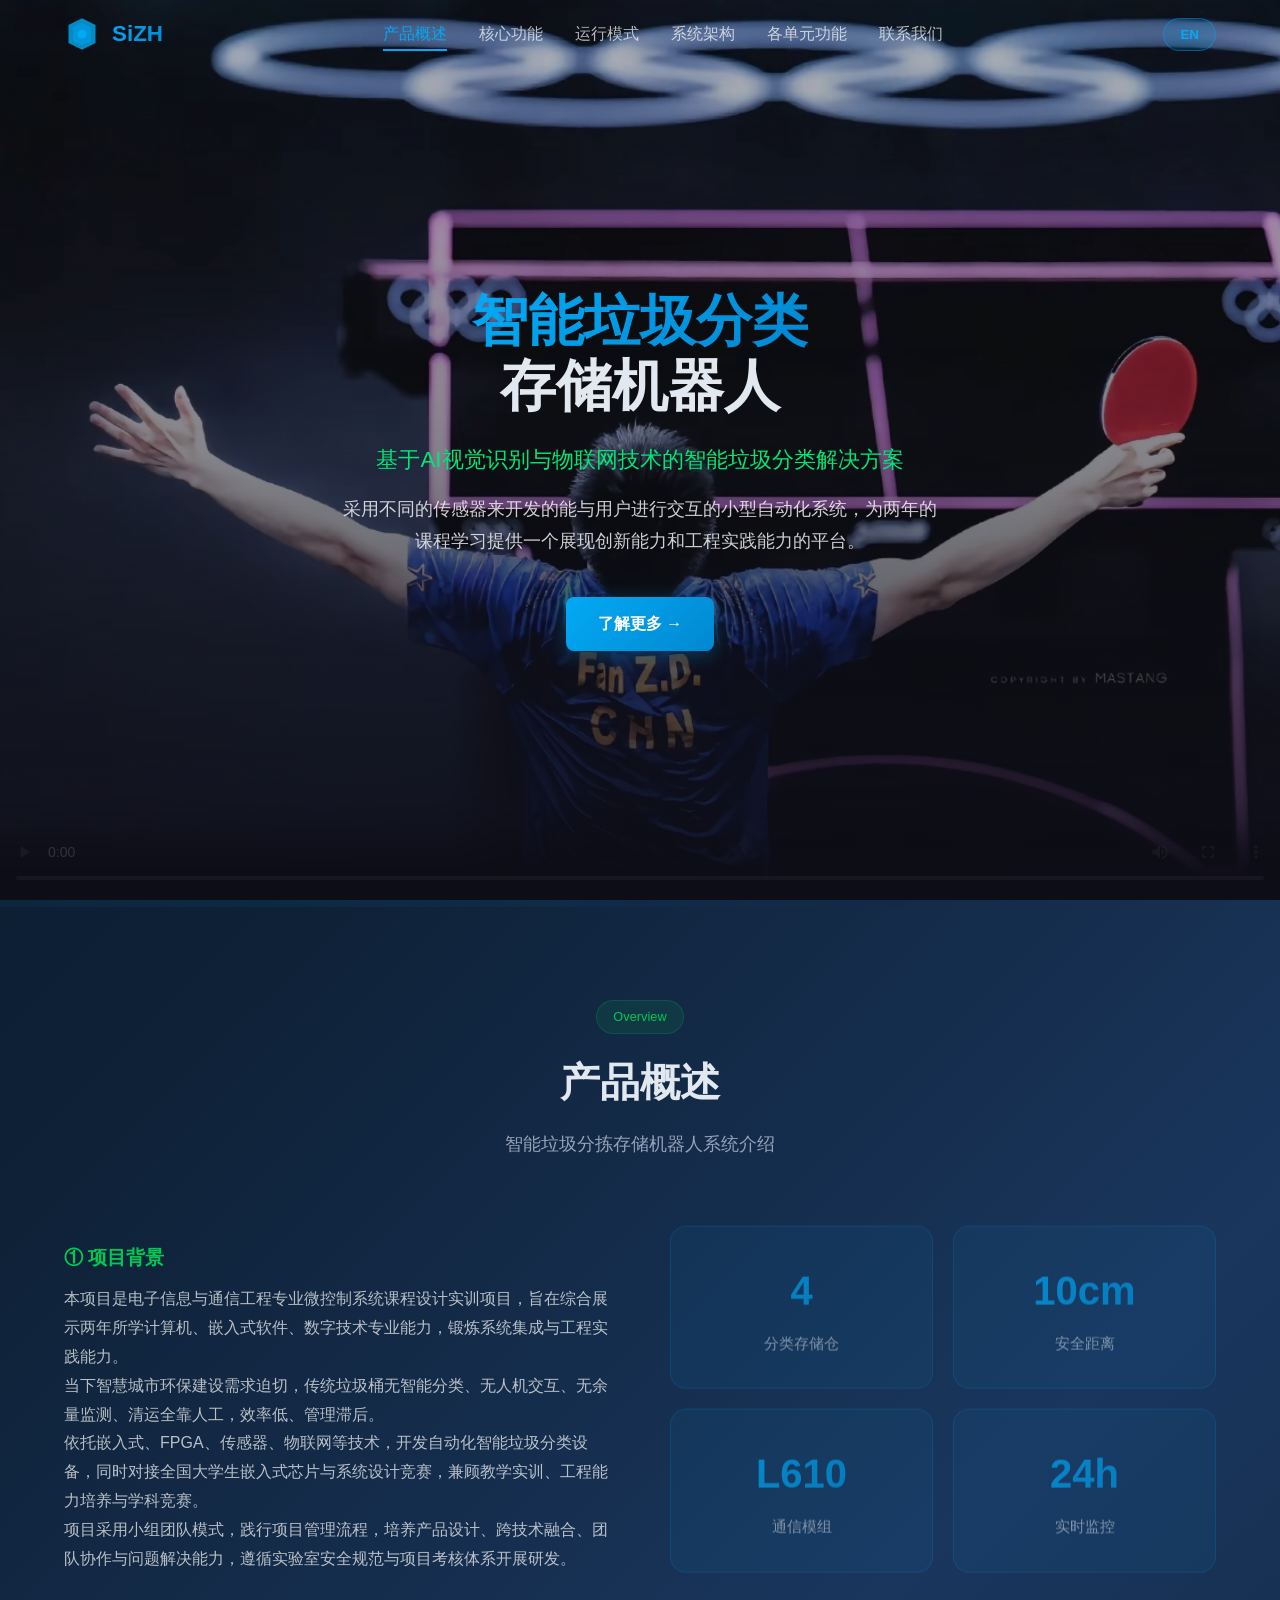
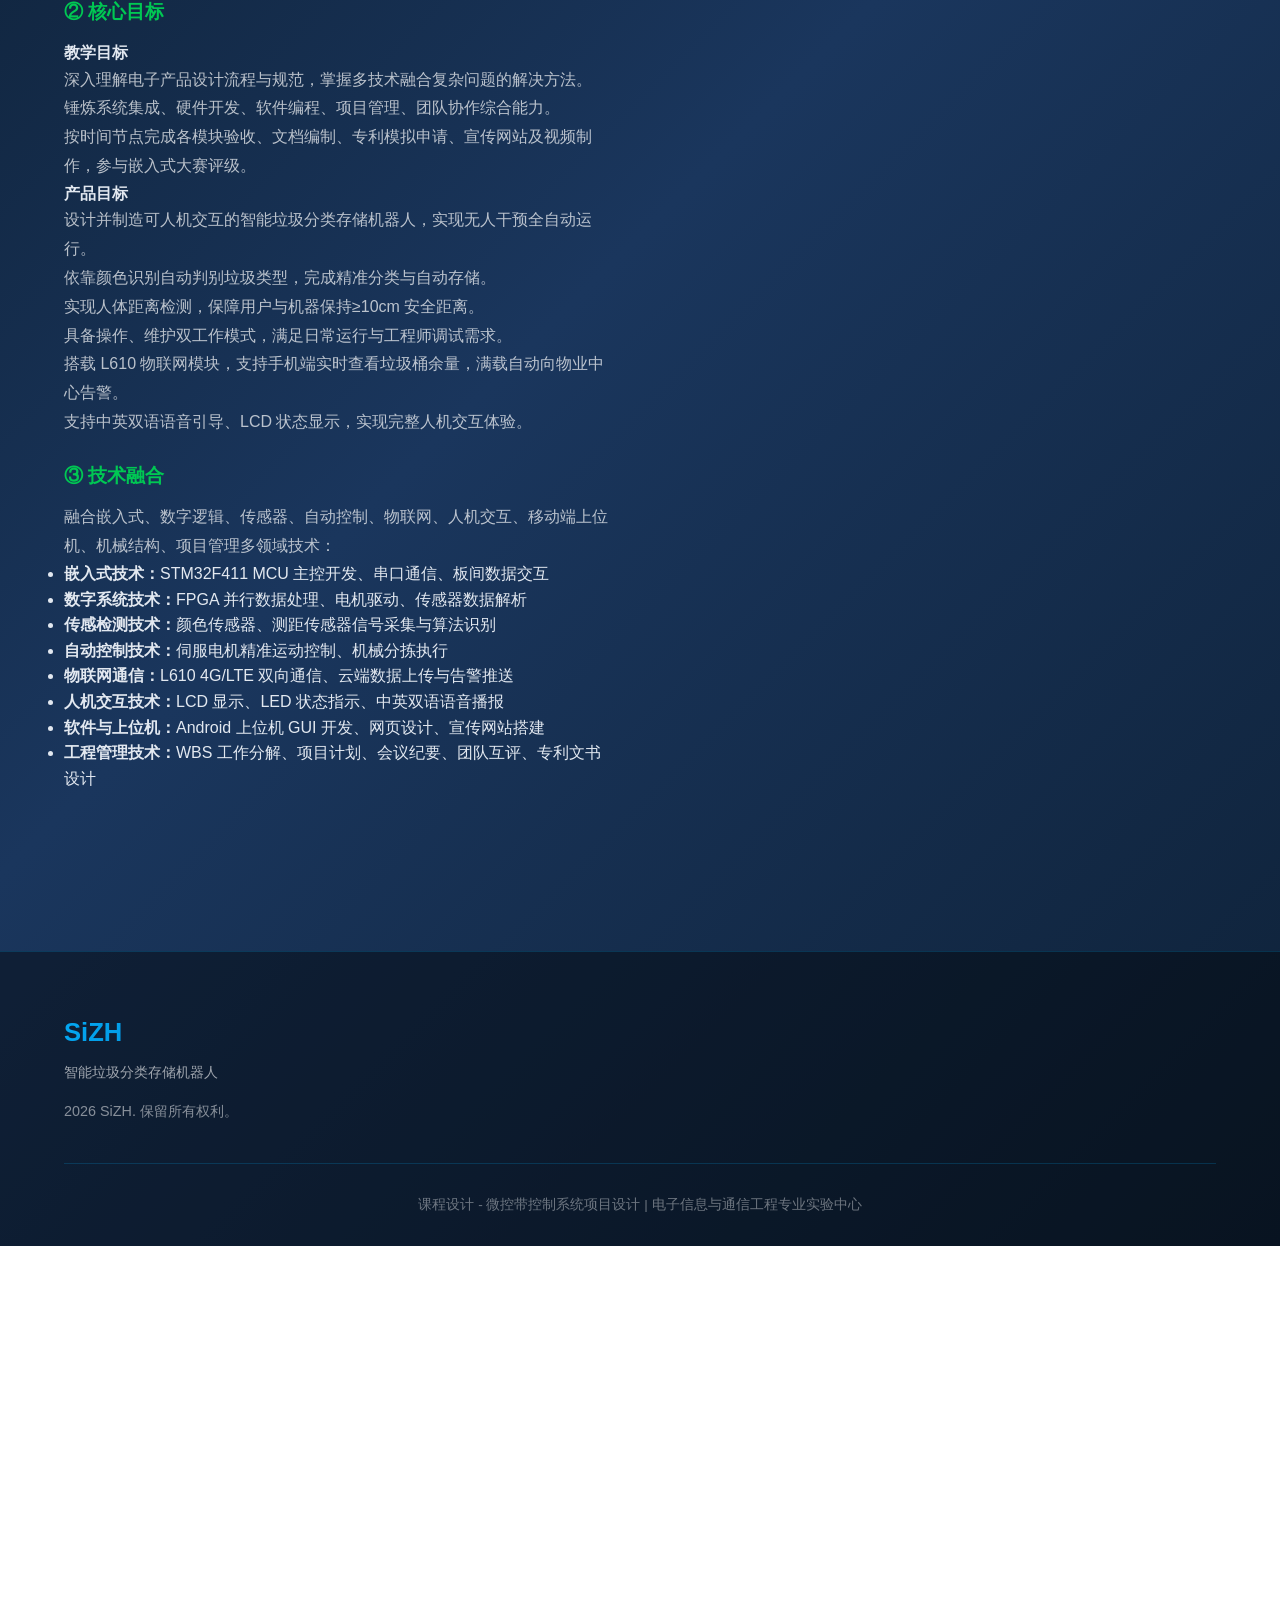
<file: index.html>
<!DOCTYPE html>
<html lang="zh">
<head>
    <meta charset="UTF-8">
    <meta name="viewport" content="width=device-width, initial-scale=1.0">
    <title>智能垃圾分类存储机器人 - SiZH</title>
    <meta http-equiv="refresh" content="0; url=overview.html">
    <style>
        body {
            margin: 0;
            padding: 0;
            display: flex;
            justify-content: center;
            align-items: center;
            min-height: 100vh;
            background: linear-gradient(135deg, #0A1929 0%, #0E2137 50%, #1A365D 100%);
            font-family: "Microsoft YaHei", sans-serif;
        }
        .loading {
            text-align: center;
            color: #e2e8f0;
        }
        .logo {
            font-size: 3rem;
            margin-bottom: 20px;
            animation: pulse 1.5s ease-in-out infinite;
        }
        .text {
            font-size: 1.2rem;
            opacity: 0.7;
        }
        @keyframes pulse {
            0%, 100% { transform: scale(1); }
            50% { transform: scale(1.1); }
        }
    </style>
</head>
<body>
    <div class="loading">
        <div class="logo">🗑️</div>
        <div class="text">正在进入智能垃圾分类存储机器人...</div>
    </div>
</body>
</html>
</file>
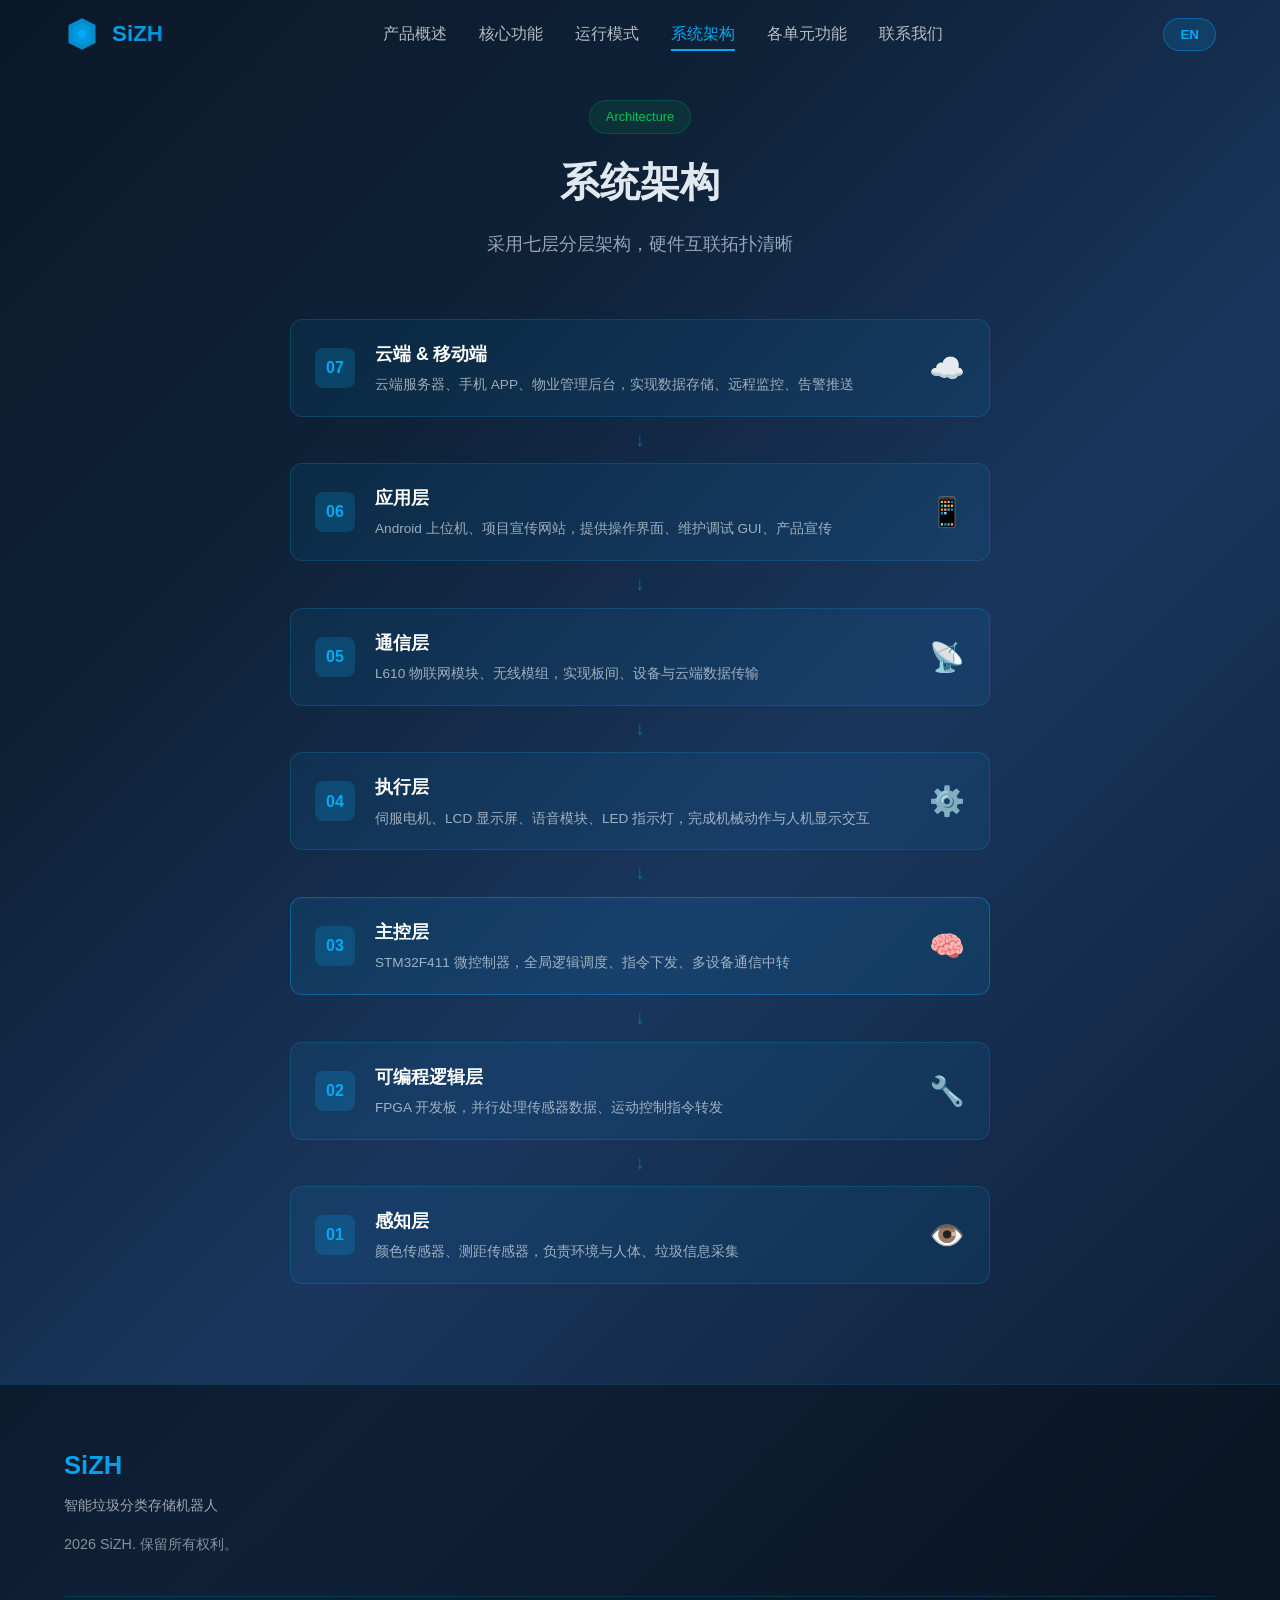
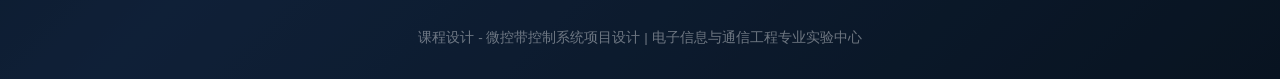
<file: architecture.html>
<!DOCTYPE html>
<html lang="zh-CN">
<head>
    <meta charset="UTF-8">
    <meta name="viewport" content="width=device-width, initial-scale=1.0">
    <title>Architecture - SiZH</title>
    <link rel="stylesheet" href="styles.css">
</head>
<body>
    <div class="wave-container">
        <div class="wave"></div>
        <div class="wave"></div>
        <div class="wave"></div>
    </div>
    <header class="header">
        <div class="header-inner container">
            <div class="logo">
                <div class="logo-icon">
                    <svg viewBox="0 0 32 32" fill="none" xmlns="http://www.w3.org/2000/svg">
                        <path d="M16 2L4 8v16l12 6 12-6V8L16 2z" fill="currentColor" opacity="0.8"/>
                        <path d="M16 6L8 10v12l8 4 8-4V10l-8-4z" fill="currentColor" opacity="0.4"/>
                        <circle cx="16" cy="16" r="4" fill="currentColor"/>
                    </svg>
                </div>
                <span class="logo-text">SiZH</span>
            </div>
            <nav class="nav-menu">
                <a href="overview.html" class="nav-link" data-page="overview">产品概述</a>
                <a href="features.html" class="nav-link" data-page="features">核心功能</a>
                <a href="modes.html" class="nav-link" data-page="modes">运行模式</a>
                <a href="architecture.html" class="nav-link active" data-page="architecture">系统架构</a>
                <a href="components.html" class="nav-link" data-page="components">各单元功能</a>
                    <a href="contact.html" class="nav-link" data-page="contact">联系我们</a>
            </nav>
            <div class="header-actions">
                <button class="lang-btn" id="langToggle">EN</button>
                <button class="hamburger" aria-label="菜单">
                    <span></span>
                    <span></span>
                    <span></span>
                </button>
            </div>
        </div>
    </header>

    <section class="section architecture-section">
        <div class="container">
            <div class="section-header">
                <span class="section-tag">Architecture</span>
                <h2 class="section-title" data-i18n="arch.title">系统架构</h2>
                <p class="section-subtitle" data-i18n="arch.subtitle">采用七层分层架构，硬件互联拓扑清晰</p>
            </div>
            
            <div class="architecture-7layer">
                <div class="layer-card">
                    <div class="layer-number">07</div>
                    <div class="layer-content">
                        <h3 data-i18n="arch.layer7">云端 & 移动端</h3>
                        <p data-i18n="arch.layer7desc">云端服务器、手机 APP、物业管理后台，实现数据存储、远程监控、告警推送</p>
                    </div>
                    <div class="layer-icon">☁️</div>
                </div>
                
                <div class="layer-arrow">↓</div>
                
                <div class="layer-card">
                    <div class="layer-number">06</div>
                    <div class="layer-content">
                        <h3 data-i18n="arch.layer6">应用层</h3>
                        <p data-i18n="arch.layer6desc">Android 上位机、项目宣传网站，提供操作界面、维护调试 GUI、产品宣传</p>
                    </div>
                    <div class="layer-icon">📱</div>
                </div>
                
                <div class="layer-arrow">↓</div>
                
                <div class="layer-card">
                    <div class="layer-number">05</div>
                    <div class="layer-content">
                        <h3 data-i18n="arch.layer5">通信层</h3>
                        <p data-i18n="arch.layer5desc">L610 物联网模块、无线模组，实现板间、设备与云端数据传输</p>
                    </div>
                    <div class="layer-icon">📡</div>
                </div>
                
                <div class="layer-arrow">↓</div>
                
                <div class="layer-card">
                    <div class="layer-number">04</div>
                    <div class="layer-content">
                        <h3 data-i18n="arch.layer4">执行层</h3>
                        <p data-i18n="arch.layer4desc">伺服电机、LCD 显示屏、语音模块、LED 指示灯，完成机械动作与人机显示交互</p>
                    </div>
                    <div class="layer-icon">⚙️</div>
                </div>
                
                <div class="layer-arrow">↓</div>
                
                <div class="layer-card highlight">
                    <div class="layer-number">03</div>
                    <div class="layer-content">
                        <h3 data-i18n="arch.layer3">主控层</h3>
                        <p data-i18n="arch.layer3desc">STM32F411 微控制器，全局逻辑调度、指令下发、多设备通信中转</p>
                    </div>
                    <div class="layer-icon">🧠</div>
                </div>
                
                <div class="layer-arrow">↓</div>
                
                <div class="layer-card">
                    <div class="layer-number">02</div>
                    <div class="layer-content">
                        <h3 data-i18n="arch.layer2">可编程逻辑层</h3>
                        <p data-i18n="arch.layer2desc">FPGA 开发板，并行处理传感器数据、运动控制指令转发</p>
                    </div>
                    <div class="layer-icon">🔧</div>
                </div>
                
                <div class="layer-arrow">↓</div>
                
                <div class="layer-card">
                    <div class="layer-number">01</div>
                    <div class="layer-content">
                        <h3 data-i18n="arch.layer1">感知层</h3>
                        <p data-i18n="arch.layer1desc">颜色传感器、测距传感器，负责环境与人体、垃圾信息采集</p>
                    </div>
                    <div class="layer-icon">👁️</div>
                </div>
            </div>
        </div>
    </section>

    <footer class="footer">
        <div class="container">
            <div class="footer-content">
                <div class="footer-info">
                    <div class="footer-logo">
                        <span class="logo-text">SiZH</span>
                        <span data-i18n="footer.product">智能垃圾分类存储机器人</span>
                    </div>
                    <p>2026 SiZH. <span data-i18n="footer.rights">保留所有权利。</span></p>
                </div>
            </div>
            <div class="footer-bottom">
                <p data-i18n="footer.course">课程设计 - 微控带控制系统项目设计 | 电子信息与通信工程专业实验中心</p>
            </div>
        </div>
    </footer>

    <script src="i18n.js"></script>
    <script src="script.js"></script>
</body>
</html>
</file>
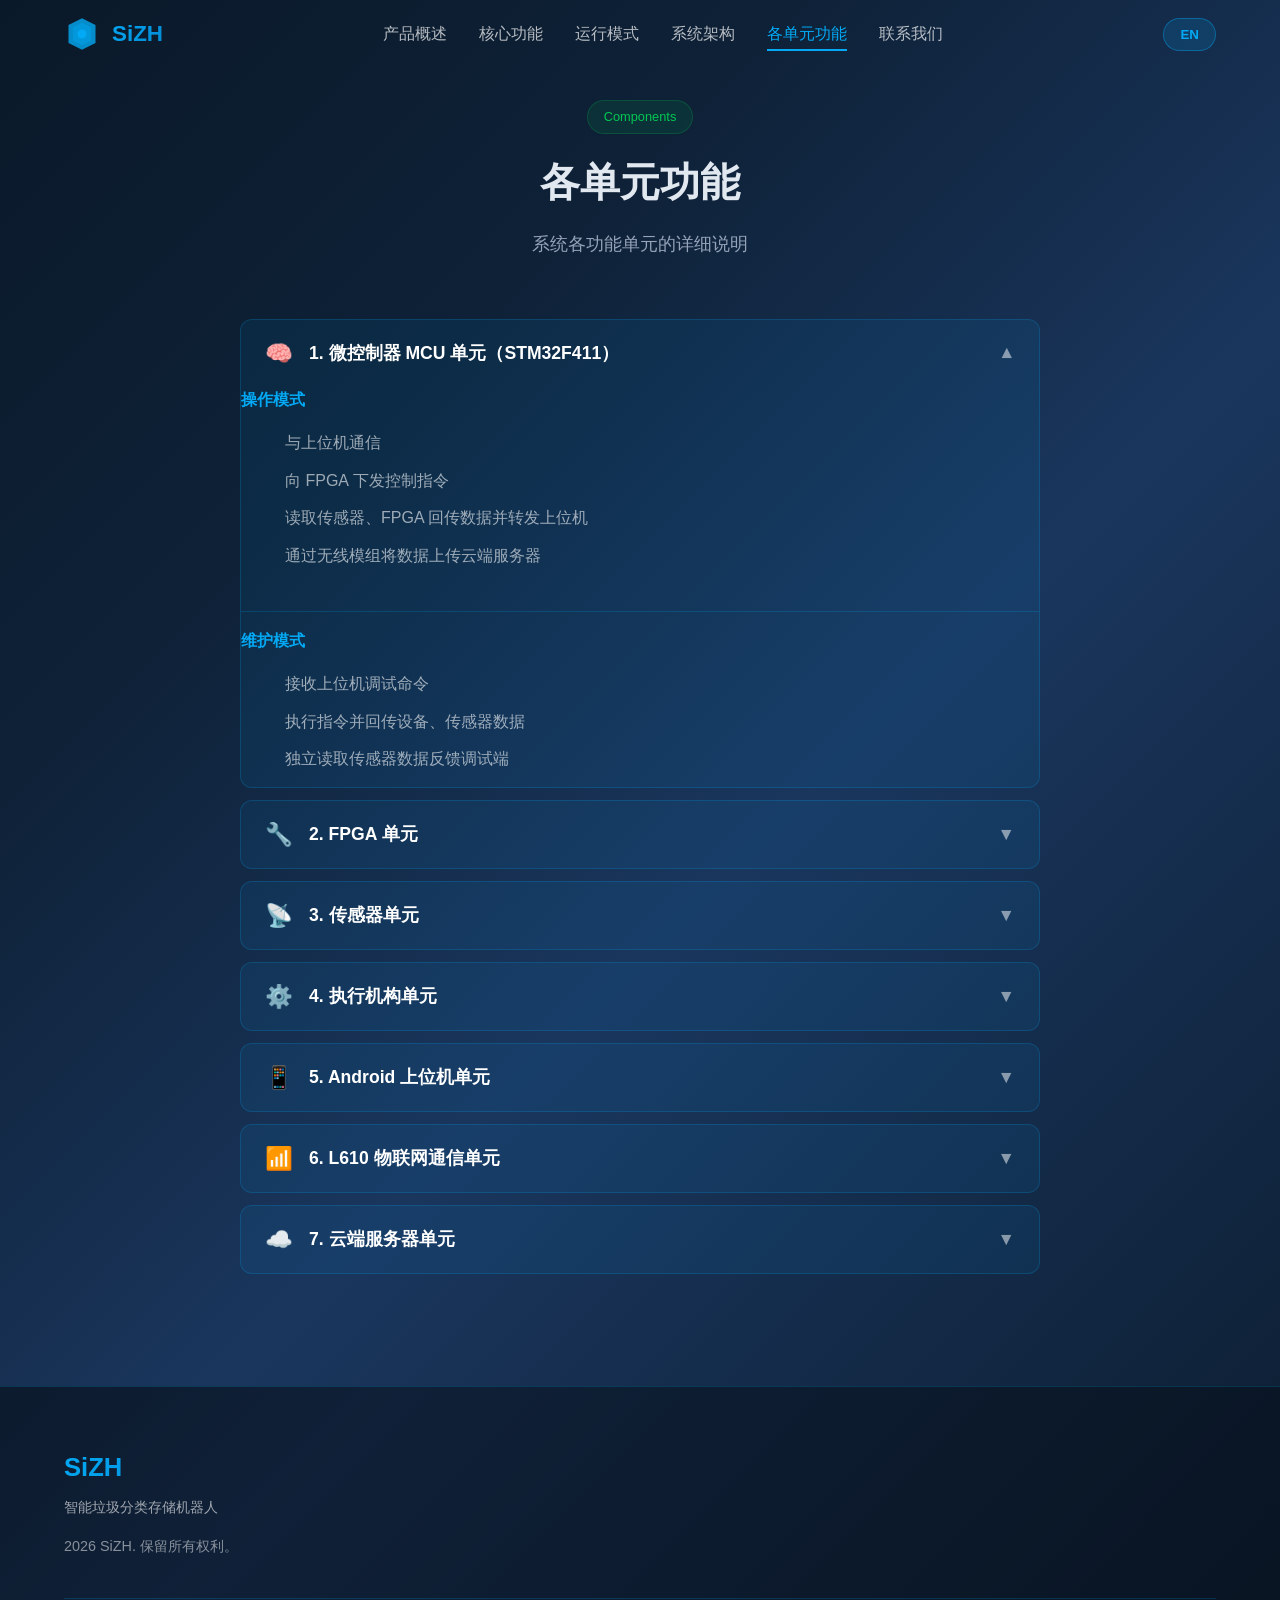
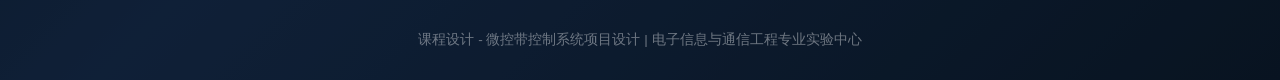
<file: components.html>
<!DOCTYPE html>
<html lang="zh-CN">
<head>
    <meta charset="UTF-8">
    <meta name="viewport" content="width=device-width, initial-scale=1.0">
    <title>Components - SiZH</title>
    <link rel="stylesheet" href="styles.css">
</head>
<body>
    <div class="wave-container">
        <div class="wave"></div>
        <div class="wave"></div>
        <div class="wave"></div>
    </div>
    <header class="header">
        <div class="header-inner container">
            <div class="logo">
                <div class="logo-icon">
                    <svg viewBox="0 0 32 32" fill="none" xmlns="http://www.w3.org/2000/svg">
                        <path d="M16 2L4 8v16l12 6 12-6V8L16 2z" fill="currentColor" opacity="0.8"/>
                        <path d="M16 6L8 10v12l8 4 8-4V10l-8-4z" fill="currentColor" opacity="0.4"/>
                        <circle cx="16" cy="16" r="4" fill="currentColor"/>
                    </svg>
                </div>
                <span class="logo-text">SiZH</span>
            </div>
            <nav class="nav-menu">
                <a href="overview.html" class="nav-link" data-page="overview">产品概述</a>
                <a href="features.html" class="nav-link" data-page="features">核心功能</a>
                <a href="modes.html" class="nav-link" data-page="modes">运行模式</a>
                <a href="architecture.html" class="nav-link" data-page="architecture">系统架构</a>
                <a href="components.html" class="nav-link active" data-page="components">各单元功能</a>
                    <a href="contact.html" class="nav-link" data-page="contact">联系我们</a>
            </nav>
            <div class="header-actions">
                <button class="lang-btn" id="langToggle">EN</button>
                <button class="hamburger" aria-label="菜单">
                    <span></span>
                    <span></span>
                    <span></span>
                </button>
            </div>
        </div>
    </header>

    <section class="section components-section">
        <div class="container">
            <div class="section-header">
                <span class="section-tag">Components</span>
                <h2 class="section-title" data-i18n="comp.title">各单元功能</h2>
                <p class="section-subtitle" data-i18n="comp.subtitle">系统各功能单元的详细说明</p>
            </div>
            <div class="components-accordion">
                <div class="accordion-item active">
                    <button class="accordion-header">
                        <span class="accordion-icon">🧠</span>
                        <span data-i18n="comp.mcu">1. 微控制器 MCU 单元（STM32F411）</span>
                        <span class="accordion-arrow">▼</span>
                    </button>
                    <div class="accordion-content">
                        <h4 data-i18n="comp.opmode">操作模式</h4>
                        <ul>
                            <li data-i18n="comp.mcu.op1">与上位机通信</li>
                            <li data-i18n="comp.mcu.op2">向 FPGA 下发控制指令</li>
                            <li data-i18n="comp.mcu.op3">读取传感器、FPGA 回传数据并转发上位机</li>
                            <li data-i18n="comp.mcu.op4">通过无线模组将数据上传云端服务器</li>
                        </ul>
                        <h4 data-i18n="comp.maintmode">维护模式</h4>
                        <ul>
                            <li data-i18n="comp.mcu.mt1">接收上位机调试命令</li>
                            <li data-i18n="comp.mcu.mt2">执行指令并回传设备、传感器数据</li>
                            <li data-i18n="comp.mcu.mt3">独立读取传感器数据反馈调试端</li>
                        </ul>
                    </div>
                </div>
                <div class="accordion-item">
                    <button class="accordion-header">
                        <span class="accordion-icon">🔧</span>
                        <span data-i18n="comp.fpga">2. FPGA 单元</span>
                        <span class="accordion-arrow">▼</span>
                    </button>
                    <div class="accordion-content">
                        <h4 data-i18n="comp.opmode">操作模式</h4>
                        <ul>
                            <li data-i18n="comp.fpga.op1">接收 MCU 命令，控制伺服电机完成垃圾分类动作</li>
                            <li data-i18n="comp.fpga.op2">板载简易信息显示</li>
                            <li data-i18n="comp.fpga.op3">采集测距传感器数据回传给 MCU</li>
                        </ul>
                        <h4 data-i18n="comp.maintmode">维护模式</h4>
                        <ul>
                            <li data-i18n="comp.fpga.mt1">响应 MCU 调试指令</li>
                            <li data-i18n="comp.fpga.mt2">手动控制伺服电机运转</li>
                            <li data-i18n="comp.fpga.mt3">读取测距数据供工程师故障排查</li>
                        </ul>
                    </div>
                </div>
                <div class="accordion-item">
                    <button class="accordion-header">
                        <span class="accordion-icon">📡</span>
                        <span data-i18n="comp.sensor">3. 传感器单元</span>
                        <span class="accordion-arrow">▼</span>
                    </button>
                    <div class="accordion-content">
                        <h4 data-i18n="comp.color">颜色传感器</h4>
                        <ul>
                            <li data-i18n="comp.color.c1">识别红、绿、蓝基础色垃圾</li>
                            <li data-i18n="comp.color.c2">可算法扩展多色识别</li>
                            <li data-i18n="comp.color.c3">判定垃圾品类</li>
                        </ul>
                        <h4 data-i18n="comp.distance">测距传感器</h4>
                        <ul>
                            <li data-i18n="comp.distance.d1">检测用户与机器间距</li>
                            <li data-i18n="comp.distance.d2">保障安全距离</li>
                            <li data-i18n="comp.distance.d3">采集距离数据上传 FPGA</li>
                        </ul>
                    </div>
                </div>
                <div class="accordion-item">
                    <button class="accordion-header">
                        <span class="accordion-icon">⚙️</span>
                        <span data-i18n="comp.executor">4. 执行机构单元</span>
                        <span class="accordion-arrow">▼</span>
                    </button>
                    <div class="accordion-content">
                        <h4 data-i18n="comp.servo">伺服电机</h4>
                        <ul>
                            <li data-i18n="comp.servo.s1">接收 FPGA 驱动信号</li>
                            <li data-i18n="comp.servo.s2">完成垃圾分类、仓储定位等机械动作</li>
                        </ul>
                        <h4 data-i18n="comp.lcd">LCD 屏幕</h4>
                        <ul>
                            <li data-i18n="comp.lcd.l1">展示机器人工作进度</li>
                            <li data-i18n="comp.lcd.l2">显示运行状态</li>
                            <li data-i18n="comp.lcd.l3">提供垃圾投放指引</li>
                        </ul>
                        <h4 data-i18n="comp.voice">语音模块</h4>
                        <ul>
                            <li data-i18n="comp.voice.v1">支持汉英双语切换</li>
                            <li data-i18n="comp.voice.v2">语音引导用户规范投放垃圾</li>
                        </ul>
                        <h4 data-i18n="comp.led">LED 指示器</h4>
                        <ul>
                            <li data-i18n="comp.led.e1">标识设备运行状态</li>
                            <li data-i18n="comp.led.e2">标识故障状态</li>
                            <li data-i18n="comp.led.e3">标识分类完成状态</li>
                        </ul>
                    </div>
                </div>
                <div class="accordion-item">
                    <button class="accordion-header">
                        <span class="accordion-icon">📱</span>
                        <span data-i18n="comp.android">5. Android 上位机单元</span>
                        <span class="accordion-arrow">▼</span>
                    </button>
                    <div class="accordion-content">
                        <h4 data-i18n="comp.opmode">操作模式</h4>
                        <ul>
                            <li data-i18n="comp.android.op1">人机交互界面展示设备数据</li>
                            <li data-i18n="comp.android.op2">维护系统本地数据</li>
                            <li data-i18n="comp.android.op3">双语语音辅助投放</li>
                            <li data-i18n="comp.android.op4">实时显示垃圾箱剩余容量</li>
                        </ul>
                        <h4 data-i18n="comp.maintmode">维护模式</h4>
                        <ul>
                            <li data-i18n="comp.android.mt1">提供专用 GUI 调试界面</li>
                            <li data-i18n="comp.android.mt2">手动操控伺服电机</li>
                            <li data-i18n="comp.android.mt3">读取各传感器参数</li>
                            <li data-i18n="comp.android.mt4">设备故障诊断与固件参数标定</li>
                        </ul>
                    </div>
                </div>
                <div class="accordion-item">
                    <button class="accordion-header">
                        <span class="accordion-icon">📶</span>
                        <span data-i18n="comp.l610">6. L610 物联网通信单元</span>
                        <span class="accordion-arrow">▼</span>
                    </button>
                    <div class="accordion-content">
                        <ul>
                            <li data-i18n="comp.l610.l1">实现 4G/LTE 双向通信</li>
                            <li data-i18n="comp.l610.l2">实时上传垃圾桶余量、设备运行状态至云端</li>
                            <li data-i18n="comp.l610.l3">余量满载时自动触发告警并推送物业</li>
                            <li data-i18n="comp.l610.l4">支撑手机 APP 远程查看、设备休眠、故障上报功能</li>
                        </ul>
                    </div>
                </div>
                <div class="accordion-item">
                    <button class="accordion-header">
                        <span class="accordion-icon">☁️</span>
                        <span data-i18n="comp.cloud">7. 云端服务器单元</span>
                        <span class="accordion-arrow">▼</span>
                    </button>
                    <div class="accordion-content">
                        <ul>
                            <li data-i18n="comp.cloud.c1">存储设备与传感器运行数据</li>
                            <li data-i18n="comp.cloud.c2">实现多终端数据同步</li>
                            <li data-i18n="comp.cloud.c3">向手机端、物业后台推送满载与故障告警</li>
                            <li data-i18n="comp.cloud.c4">支撑智慧城市垃圾管理远程监控大屏数据展示</li>
                        </ul>
                    </div>
                </div>
            </div>
        </div>
    </section>

    <footer class="footer">
        <div class="container">
            <div class="footer-content">
                <div class="footer-info">
                    <div class="footer-logo">
                        <span class="logo-text">SiZH</span>
                        <span data-i18n="footer.product">智能垃圾分类存储机器人</span>
                    </div>
                    <p>2026 SiZH. <span data-i18n="footer.rights">保留所有权利。</span></p>
                </div>
            </div>
            <div class="footer-bottom">
                <p data-i18n="footer.course">课程设计 - 微控带控制系统项目设计 | 电子信息与通信工程专业实验中心</p>
            </div>
        </div>
    </footer>

    <script src="i18n.js"></script>
    <script src="script.js"></script>
</body>
</html>
</file>
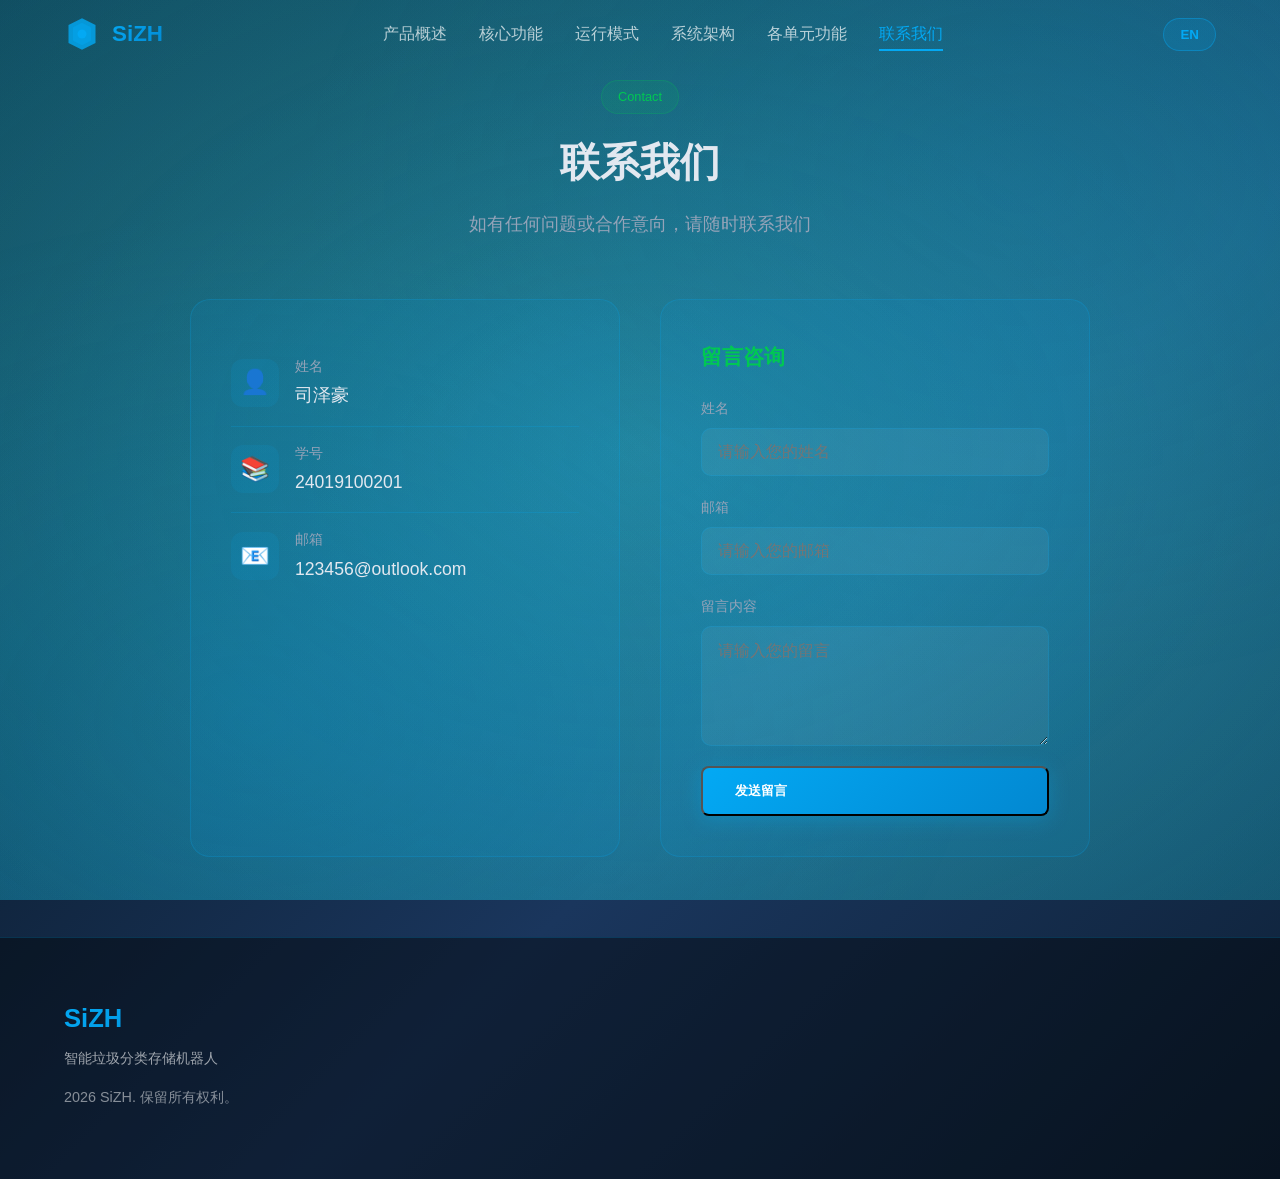
<file: contact.html>
<!DOCTYPE html>
<html lang="zh">
<head>
    <meta charset="UTF-8">
    <meta name="viewport" content="width=device-width, initial-scale=1.0">
    <title>Contact - SiZH</title>
    <link rel="stylesheet" href="styles.css">
</head>
<body>
    <div class="wave-container">
        <div class="wave"></div>
        <div class="wave"></div>
        <div class="wave"></div>
    </div>

    <header class="header">
        <div class="header-inner container">
            <div class="logo">
                <div class="logo-icon">
                    <svg viewBox="0 0 32 32" fill="none" xmlns="http://www.w3.org/2000/svg">
                        <path d="M16 2L4 8v16l12 6 12-6V8L16 2z" fill="currentColor" opacity="0.8"/>
                        <path d="M16 6L8 10v12l8 4 8-4V10l-8-4z" fill="currentColor" opacity="0.4"/>
                        <circle cx="16" cy="16" r="4" fill="currentColor"/>
                    </svg>
                </div>
                <span class="logo-text">SiZH</span>
            </div>
            <nav class="nav-menu">
                <a href="overview.html" class="nav-link" data-page="overview">产品概述</a>
                <a href="features.html" class="nav-link" data-page="features">核心功能</a>
                <a href="modes.html" class="nav-link" data-page="modes">运行模式</a>
                <a href="architecture.html" class="nav-link" data-page="architecture">系统架构</a>
                <a href="components.html" class="nav-link" data-page="components">各单元功能</a>
                <a href="contact.html" class="nav-link active" data-page="contact">联系我们</a>
            </nav>
            <div class="header-actions">
                <button class="lang-btn" id="langToggle">EN</button>
                <button class="hamburger" aria-label="菜单">
                    <span></span>
                    <span></span>
                    <span></span>
                </button>
            </div>
        </div>
    </header>

    <section class="section contact-section">
        <div class="container">
            <div class="section-header">
                <span class="section-tag">Contact</span>
                <h2 class="section-title" data-i18n="contact.title">联系我们</h2>
                <p class="section-subtitle" data-i18n="contact.subtitle">如有任何问题或合作意向，请随时联系我们</p>
            </div>

            <div class="contact-content">
                <div class="contact-card">
                    <div class="contact-info">
                        <div class="contact-item">
                            <span class="contact-icon">👤</span>
                            <div class="contact-text">
                                <span class="contact-label" data-i18n="contact.name">姓名</span>
                                <span class="contact-value" data-i18n="contact.nameValue">司泽豪</span>
                            </div>
                        </div>
                        <div class="contact-item">
                            <span class="contact-icon">📚</span>
                            <div class="contact-text">
                                <span class="contact-label" data-i18n="contact.id">学号</span>
                                <span class="contact-value" data-i18n="contact.idValue">24019100201</span>
                            </div>
                        </div>
                        <div class="contact-item">
                            <span class="contact-icon">📧</span>
                            <div class="contact-text">
                                <span class="contact-label" data-i18n="contact.email">邮箱</span>
                                <span class="contact-value" data-i18n="contact.emailValue">123456@outlook.com</span>
                            </div>
                        </div>
                    </div>
                </div>

                <div class="contact-message">
                    <h3 data-i18n="contact.message">留言咨询</h3>
                    <form class="contact-form">
                        <div class="form-group">
                            <label data-i18n="contact.form.name">姓名</label>
                            <input type="text" data-i18n-placeholder="contact.form.name.placeholder" placeholder="请输入您的姓名">
                        </div>
                        <div class="form-group">
                            <label data-i18n="contact.form.email">邮箱</label>
                            <input type="email" data-i18n-placeholder="contact.form.email.placeholder" placeholder="请输入您的邮箱">
                        </div>
                        <div class="form-group">
                            <label data-i18n="contact.form.message">留言内容</label>
                            <textarea data-i18n-placeholder="contact.form.message.placeholder" placeholder="请输入您的留言"></textarea>
                        </div>
                        <button type="submit" class="btn-primary" data-i18n="contact.form.submit">发送留言</button>
                    </form>
                </div>
            </div>
        </div>
    </section>

    <footer class="footer">
        <div class="container">
            <div class="footer-content">
                <div class="footer-info">
                    <div class="footer-logo">
                        <span class="logo-text">SiZH</span>
                        <span data-i18n="footer.product">智能垃圾分类存储机器人</span>
                    </div>
                    <p>2026 SiZH. <span data-i18n="footer.rights">保留所有权利。</span></p>
                </div>
            </div>
        </div>
    </footer>

    <script src="i18n.js"></script>
    <script src="script.js"></script>
</body>
</html>
</file>
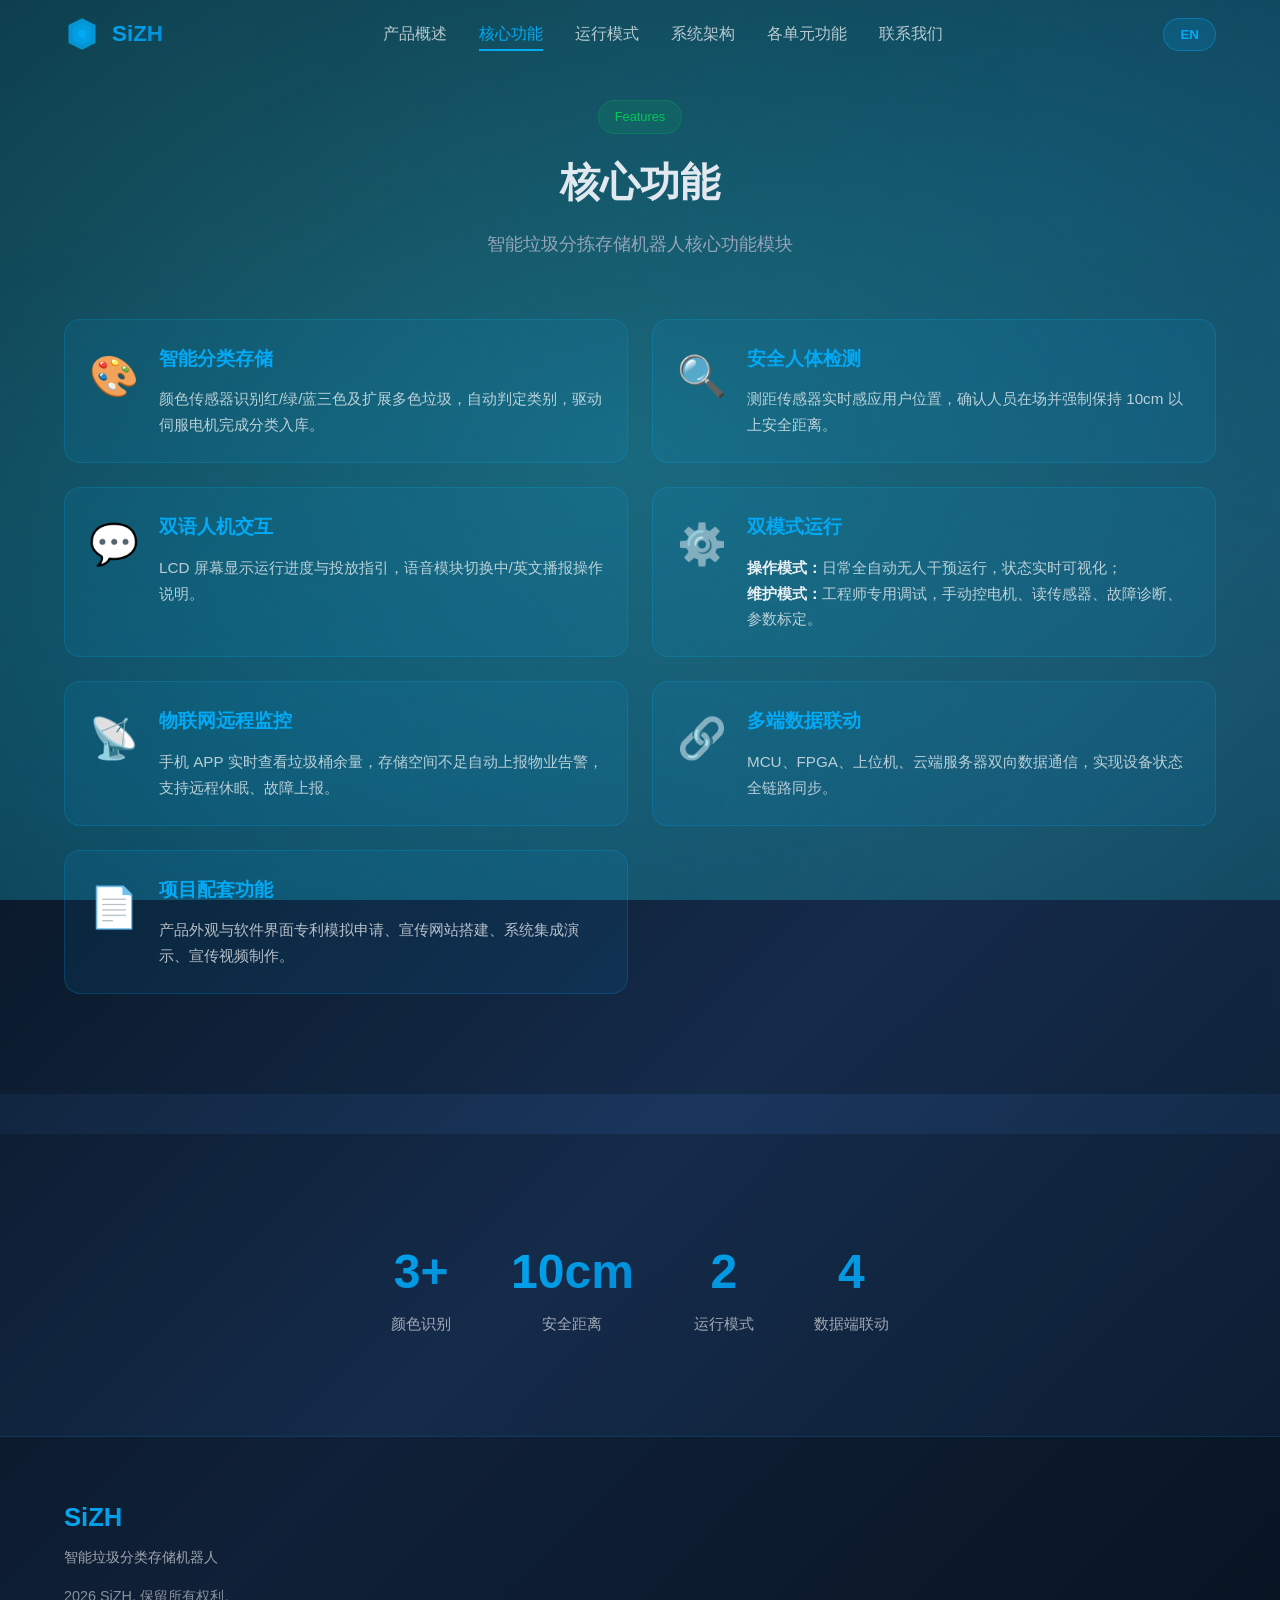
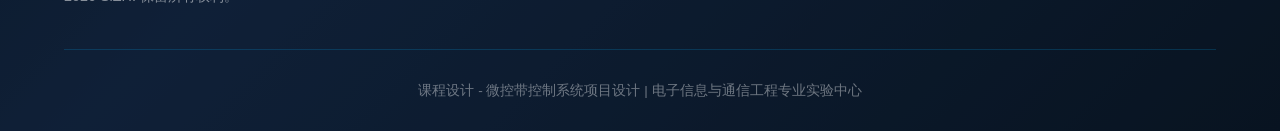
<file: features.html>
<!DOCTYPE html>
<html lang="zh-CN">
<head>
    <meta charset="UTF-8">
    <meta name="viewport" content="width=device-width, initial-scale=1.0">
    <title>Features - SiZH</title>
    <link rel="stylesheet" href="styles.css">
</head>
<body>
    <div class="wave-container">
        <div class="wave"></div>
        <div class="wave"></div>
        <div class="wave"></div>
    </div>
    <header class="header">
        <div class="header-inner container">
            <div class="logo">
                <div class="logo-icon">
                    <svg viewBox="0 0 32 32" fill="none" xmlns="http://www.w3.org/2000/svg">
                        <path d="M16 2L4 8v16l12 6 12-6V8L16 2z" fill="currentColor" opacity="0.8"/>
                        <path d="M16 6L8 10v12l8 4 8-4V10l-8-4z" fill="currentColor" opacity="0.4"/>
                        <circle cx="16" cy="16" r="4" fill="currentColor"/>
                    </svg>
                </div>
                <span class="logo-text">SiZH</span>
            </div>
            <nav class="nav-menu">
                <a href="overview.html" class="nav-link" data-page="overview">产品概述</a>
                <a href="features.html" class="nav-link active" data-page="features">核心功能</a>
                <a href="modes.html" class="nav-link" data-page="modes">运行模式</a>
                <a href="architecture.html" class="nav-link" data-page="architecture">系统架构</a>
                <a href="components.html" class="nav-link" data-page="components">各单元功能</a>
                    <a href="contact.html" class="nav-link" data-page="contact">联系我们</a>
            </nav>
            <div class="header-actions">
                <button class="lang-btn" id="langToggle">EN</button>
                <button class="hamburger" aria-label="菜单">
                    <span></span>
                    <span></span>
                    <span></span>
                </button>
            </div>
        </div>
    </header>

    <section class="section features-section">
        <div class="container">
            <div class="section-header">
                <span class="section-tag">Features</span>
                <h2 class="section-title" data-i18n="features.title">核心功能</h2>
                <p class="section-subtitle" data-i18n="features.subtitle">智能垃圾分拣存储机器人核心功能模块</p>
            </div>
            
            <div class="features-detail">
                <div class="feature-item">
                    <div class="feature-icon-large">🎨</div>
                    <div class="feature-content">
                        <h3 data-i18n="features.sort.title">智能分类存储</h3>
                        <p data-i18n="features.sort.desc">颜色传感器识别红/绿/蓝三色及扩展多色垃圾，自动判定类别，驱动伺服电机完成分类入库。</p>
                    </div>
                </div>
                
                <div class="feature-item">
                    <div class="feature-icon-large">🔍</div>
                    <div class="feature-content">
                        <h3 data-i18n="features.detect.title">安全人体检测</h3>
                        <p data-i18n="features.detect.desc">测距传感器实时感应用户位置，确认人员在场并强制保持 10cm 以上安全距离。</p>
                    </div>
                </div>
                
                <div class="feature-item">
                    <div class="feature-icon-large">💬</div>
                    <div class="feature-content">
                        <h3 data-i18n="features.interact.title">双语人机交互</h3>
                        <p data-i18n="features.interact.desc">LCD 屏幕显示运行进度与投放指引，语音模块切换中/英文播报操作说明。</p>
                    </div>
                </div>
                
                <div class="feature-item">
                    <div class="feature-icon-large">⚙️</div>
                    <div class="feature-content">
                        <h3 data-i18n="features.modes.title">双模式运行</h3>
                        <p data-i18n="features.modes.operation"><strong>操作模式：</strong>日常全自动无人干预运行，状态实时可视化；</p>
                        <p data-i18n="features.modes.maintenance"><strong>维护模式：</strong>工程师专用调试，手动控电机、读传感器、故障诊断、参数标定。</p>
                    </div>
                </div>
                
                <div class="feature-item">
                    <div class="feature-icon-large">📡</div>
                    <div class="feature-content">
                        <h3 data-i18n="features.remotemon.title">物联网远程监控</h3>
                        <p data-i18n="features.remotemon.desc">手机 APP 实时查看垃圾桶余量，存储空间不足自动上报物业告警，支持远程休眠、故障上报。</p>
                    </div>
                </div>
                
                <div class="feature-item">
                    <div class="feature-icon-large">🔗</div>
                    <div class="feature-content">
                        <h3 data-i18n="features.datalink.title">多端数据联动</h3>
                        <p data-i18n="features.datalink.desc">MCU、FPGA、上位机、云端服务器双向数据通信，实现设备状态全链路同步。</p>
                    </div>
                </div>
                
                <div class="feature-item">
                    <div class="feature-icon-large">📄</div>
                    <div class="feature-content">
                        <h3 data-i18n="features.project.title">项目配套功能</h3>
                        <p data-i18n="features.project.desc">产品外观与软件界面专利模拟申请、宣传网站搭建、系统集成演示、宣传视频制作。</p>
                    </div>
                </div>
            </div>
        </div>
    </section>

    <section class="section stats-section">
        <div class="container">
            <div class="stats-highlight">
                <div class="stat-item">
                    <span class="stat-value">3+</span>
                    <span class="stat-label">颜色识别</span>
                </div>
                <div class="stat-item">
                    <span class="stat-value">10cm</span>
                    <span class="stat-label">安全距离</span>
                </div>
                <div class="stat-item">
                    <span class="stat-value">2</span>
                    <span class="stat-label">运行模式</span>
                </div>
                <div class="stat-item">
                    <span class="stat-value">4</span>
                    <span class="stat-label">数据端联动</span>
                </div>
            </div>
        </div>
    </section>

    <footer class="footer">
        <div class="container">
            <div class="footer-content">
                <div class="footer-info">
                    <div class="footer-logo">
                        <span class="logo-text">SiZH</span>
                        <span data-i18n="footer.product">智能垃圾分类存储机器人</span>
                    </div>
                    <p>2026 SiZH. <span data-i18n="footer.rights">保留所有权利。</span></p>
                </div>
            </div>
            <div class="footer-bottom">
                <p data-i18n="footer.course">课程设计 - 微控带控制系统项目设计 | 电子信息与通信工程专业实验中心</p>
            </div>
        </div>
    </footer>

    <script src="i18n.js"></script>
    <script src="script.js"></script>
</body>
</html>
</file>
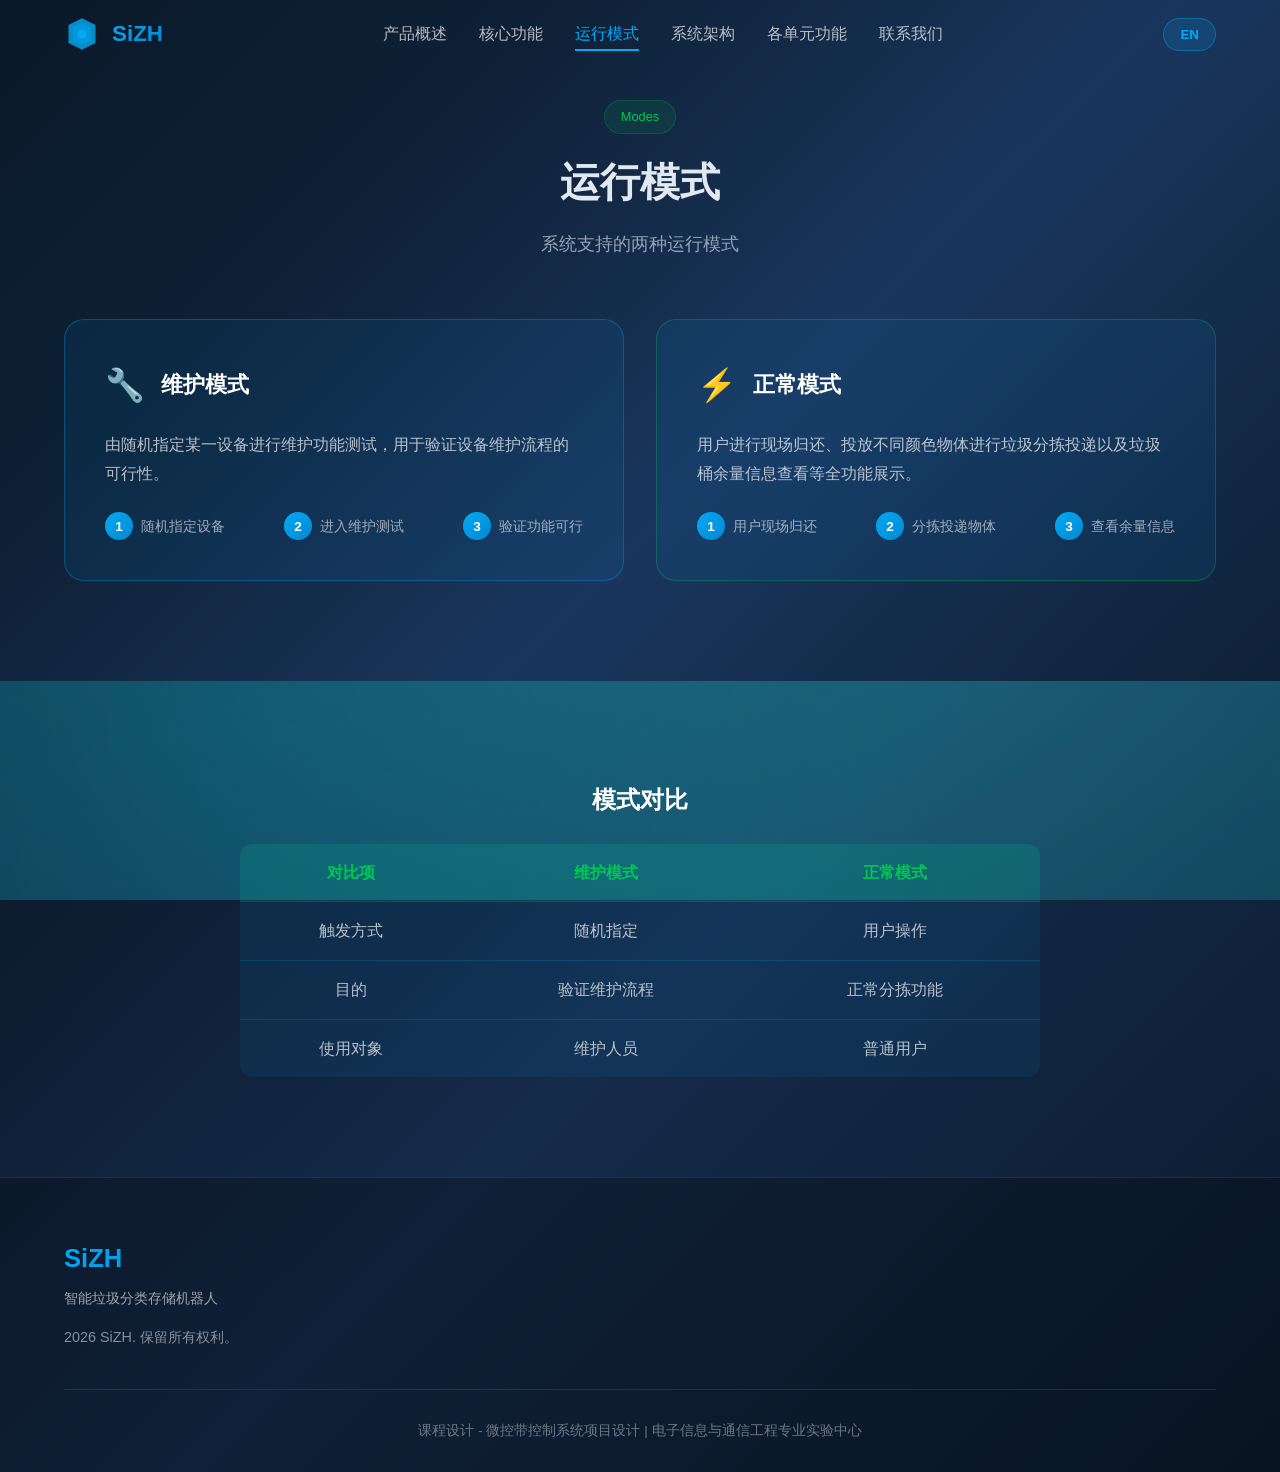
<file: modes.html>
<!DOCTYPE html>
<html lang="zh-CN">
<head>
    <meta charset="UTF-8">
    <meta name="viewport" content="width=device-width, initial-scale=1.0">
    <title>Modes - SiZH</title>
    <link rel="stylesheet" href="styles.css">
</head>
<body>
    <div class="wave-container">
        <div class="wave"></div>
        <div class="wave"></div>
        <div class="wave"></div>
    </div>
    <header class="header">
        <div class="header-inner container">
            <div class="logo">
                <div class="logo-icon">
                    <svg viewBox="0 0 32 32" fill="none" xmlns="http://www.w3.org/2000/svg">
                        <path d="M16 2L4 8v16l12 6 12-6V8L16 2z" fill="currentColor" opacity="0.8"/>
                        <path d="M16 6L8 10v12l8 4 8-4V10l-8-4z" fill="currentColor" opacity="0.4"/>
                        <circle cx="16" cy="16" r="4" fill="currentColor"/>
                    </svg>
                </div>
                <span class="logo-text">SiZH</span>
            </div>
            <nav class="nav-menu">
                <a href="overview.html" class="nav-link" data-page="overview">产品概述</a>
                <a href="features.html" class="nav-link" data-page="features">核心功能</a>
                <a href="modes.html" class="nav-link active" data-page="modes">运行模式</a>
                <a href="architecture.html" class="nav-link" data-page="architecture">系统架构</a>
                <a href="components.html" class="nav-link" data-page="components">各单元功能</a>
                    <a href="contact.html" class="nav-link" data-page="contact">联系我们</a>
            </nav>
            <div class="header-actions">
                <button class="lang-btn" id="langToggle">EN</button>
                <button class="hamburger" aria-label="菜单">
                    <span></span>
                    <span></span>
                    <span></span>
                </button>
            </div>
        </div>
    </header>

    <section class="section modes-section">
        <div class="container">
            <div class="section-header">
                <span class="section-tag">Modes</span>
                <h2 class="section-title" data-i18n="modes.title">运行模式</h2>
                <p class="section-subtitle" data-i18n="modes.subtitle">系统支持的两种运行模式</p>
            </div>
            <div class="modes-container">
                <div class="mode-card maintenance">
                    <div class="mode-header">
                        <span class="mode-icon">🔧</span>
                        <h3 data-i18n="modes.maintenance.title">维护模式</h3>
                    </div>
                    <p data-i18n="modes.maintenance.desc">由随机指定某一设备进行维护功能测试，用于验证设备维护流程的可行性。</p>
                    <div class="mode-flow">
                        <div class="flow-step">
                            <span class="step-num">1</span>
                            <span data-i18n="modes.maintenance.step1">随机指定设备</span>
                        </div>
                        <div class="flow-step">
                            <span class="step-num">2</span>
                            <span data-i18n="modes.maintenance.step2">进入维护测试</span>
                        </div>
                        <div class="flow-step">
                            <span class="step-num">3</span>
                            <span data-i18n="modes.maintenance.step3">验证功能可行</span>
                        </div>
                    </div>
                </div>
                <div class="mode-card normal">
                    <div class="mode-header">
                        <span class="mode-icon">⚡</span>
                        <h3 data-i18n="modes.normal.title">正常模式</h3>
                    </div>
                    <p data-i18n="modes.normal.desc">用户进行现场归还、投放不同颜色物体进行垃圾分拣投递以及垃圾桶余量信息查看等全功能展示。</p>
                    <div class="mode-flow">
                        <div class="flow-step">
                            <span class="step-num">1</span>
                            <span data-i18n="modes.normal.step1">用户现场归还</span>
                        </div>
                        <div class="flow-step">
                            <span class="step-num">2</span>
                            <span data-i18n="modes.normal.step2">分拣投递物体</span>
                        </div>
                        <div class="flow-step">
                            <span class="step-num">3</span>
                            <span data-i18n="modes.normal.step3">查看余量信息</span>
                        </div>
                    </div>
                </div>
            </div>
        </div>
    </section>

    <section class="section comparison-section">
        <div class="container">
            <div class="comparison-table">
                <h3 data-i18n="modes.compare.title">模式对比</h3>
                <table>
                    <thead>
                        <tr>
                            <th data-i18n="modes.compare.item">对比项</th>
                            <th data-i18n="modes.compare.maintenance">维护模式</th>
                            <th data-i18n="modes.compare.normal">正常模式</th>
                        </tr>
                    </thead>
                    <tbody>
                        <tr>
                            <td data-i18n="modes.compare.trigger">触发方式</td>
                            <td data-i18n="modes.compare.triggerM">随机指定</td>
                            <td data-i18n="modes.compare.triggerN">用户操作</td>
                        </tr>
                        <tr>
                            <td data-i18n="modes.compare.purpose">目的</td>
                            <td data-i18n="modes.compare.purposeM">验证维护流程</td>
                            <td data-i18n="modes.compare.purposeN">正常分拣功能</td>
                        </tr>
                        <tr>
                            <td data-i18n="modes.compare.audience">使用对象</td>
                            <td data-i18n="modes.compare.audienceM">维护人员</td>
                            <td data-i18n="modes.compare.audienceN">普通用户</td>
                        </tr>
                    </tbody>
                </table>
            </div>
        </div>
    </section>

    <footer class="footer">
        <div class="container">
            <div class="footer-content">
                <div class="footer-info">
                    <div class="footer-logo">
                        <span class="logo-text">SiZH</span>
                        <span data-i18n="footer.product">智能垃圾分类存储机器人</span>
                    </div>
                    <p>2026 SiZH. <span data-i18n="footer.rights">保留所有权利。</span></p>
                </div>
            </div>
            <div class="footer-bottom">
                <p data-i18n="footer.course">课程设计 - 微控带控制系统项目设计 | 电子信息与通信工程专业实验中心</p>
            </div>
        </div>
    </footer>

    <script src="i18n.js"></script>
    <script src="script.js"></script>
</body>
</html>
</file>
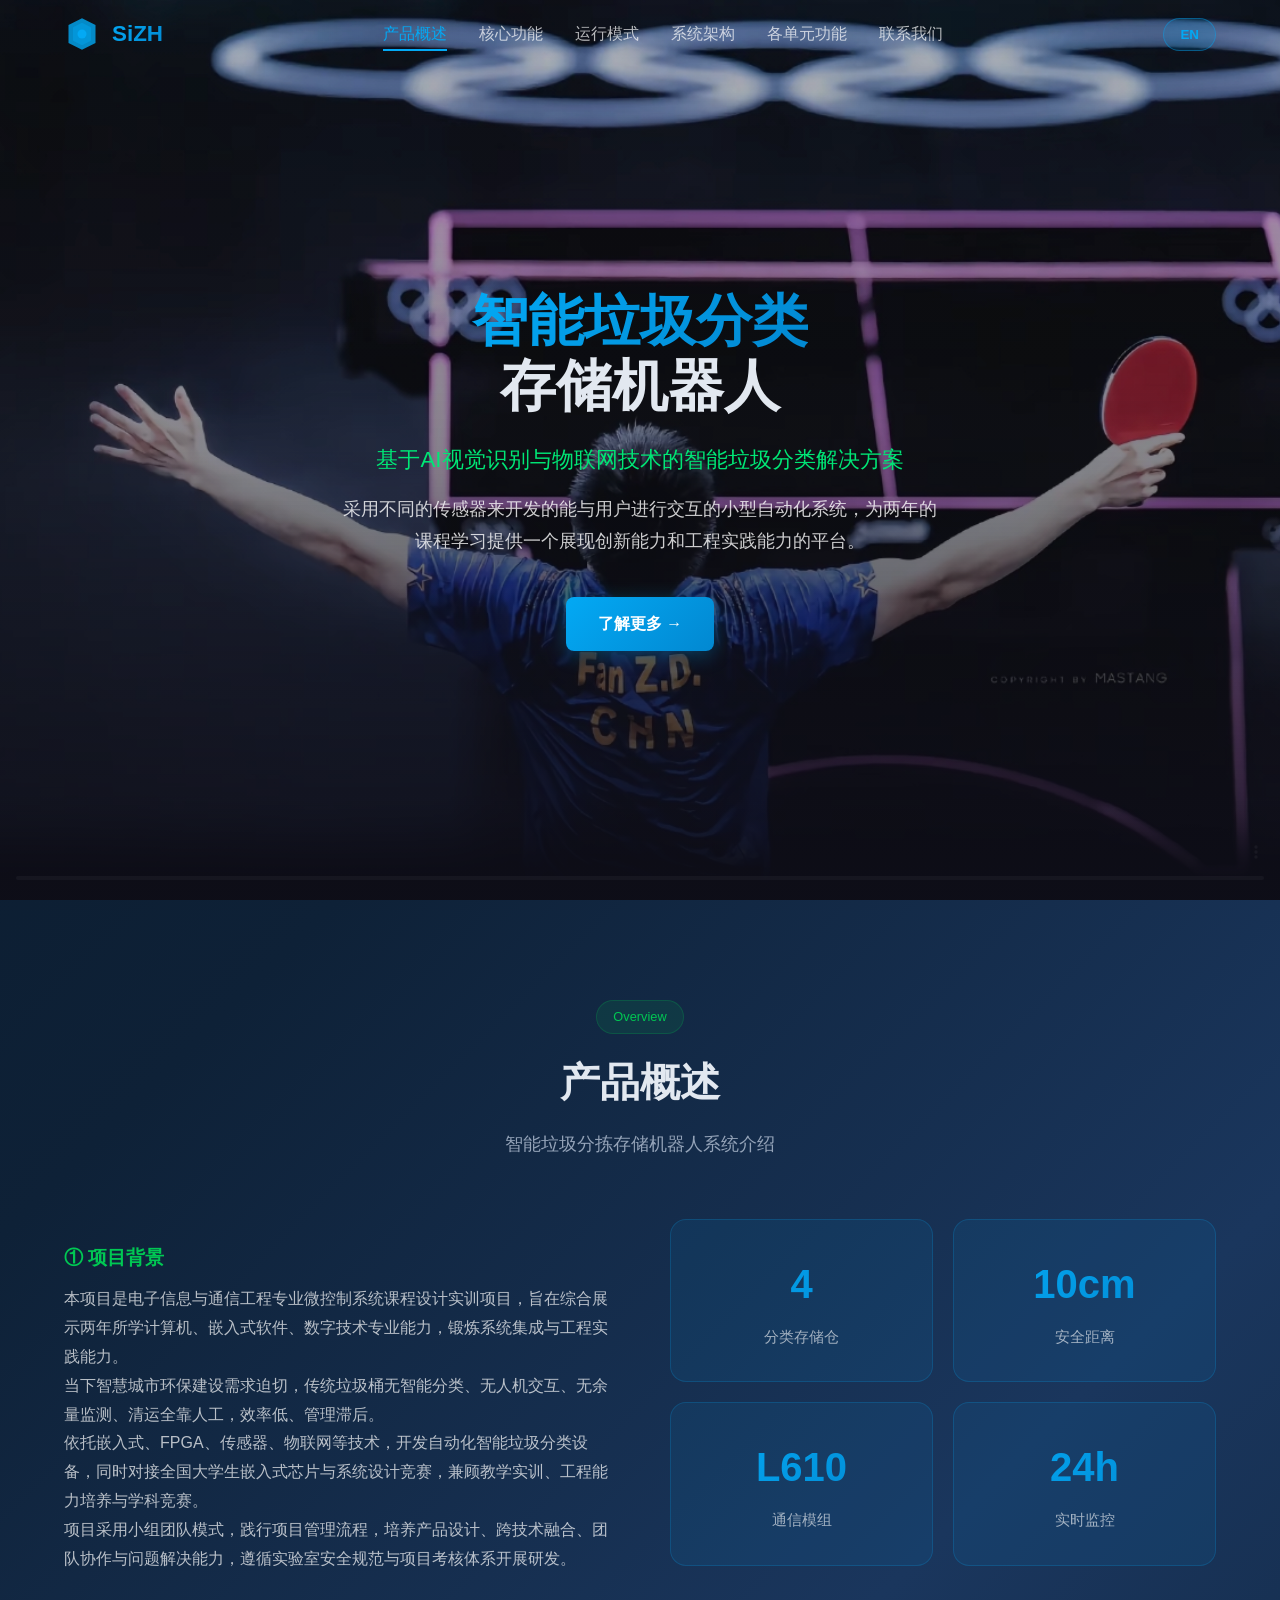
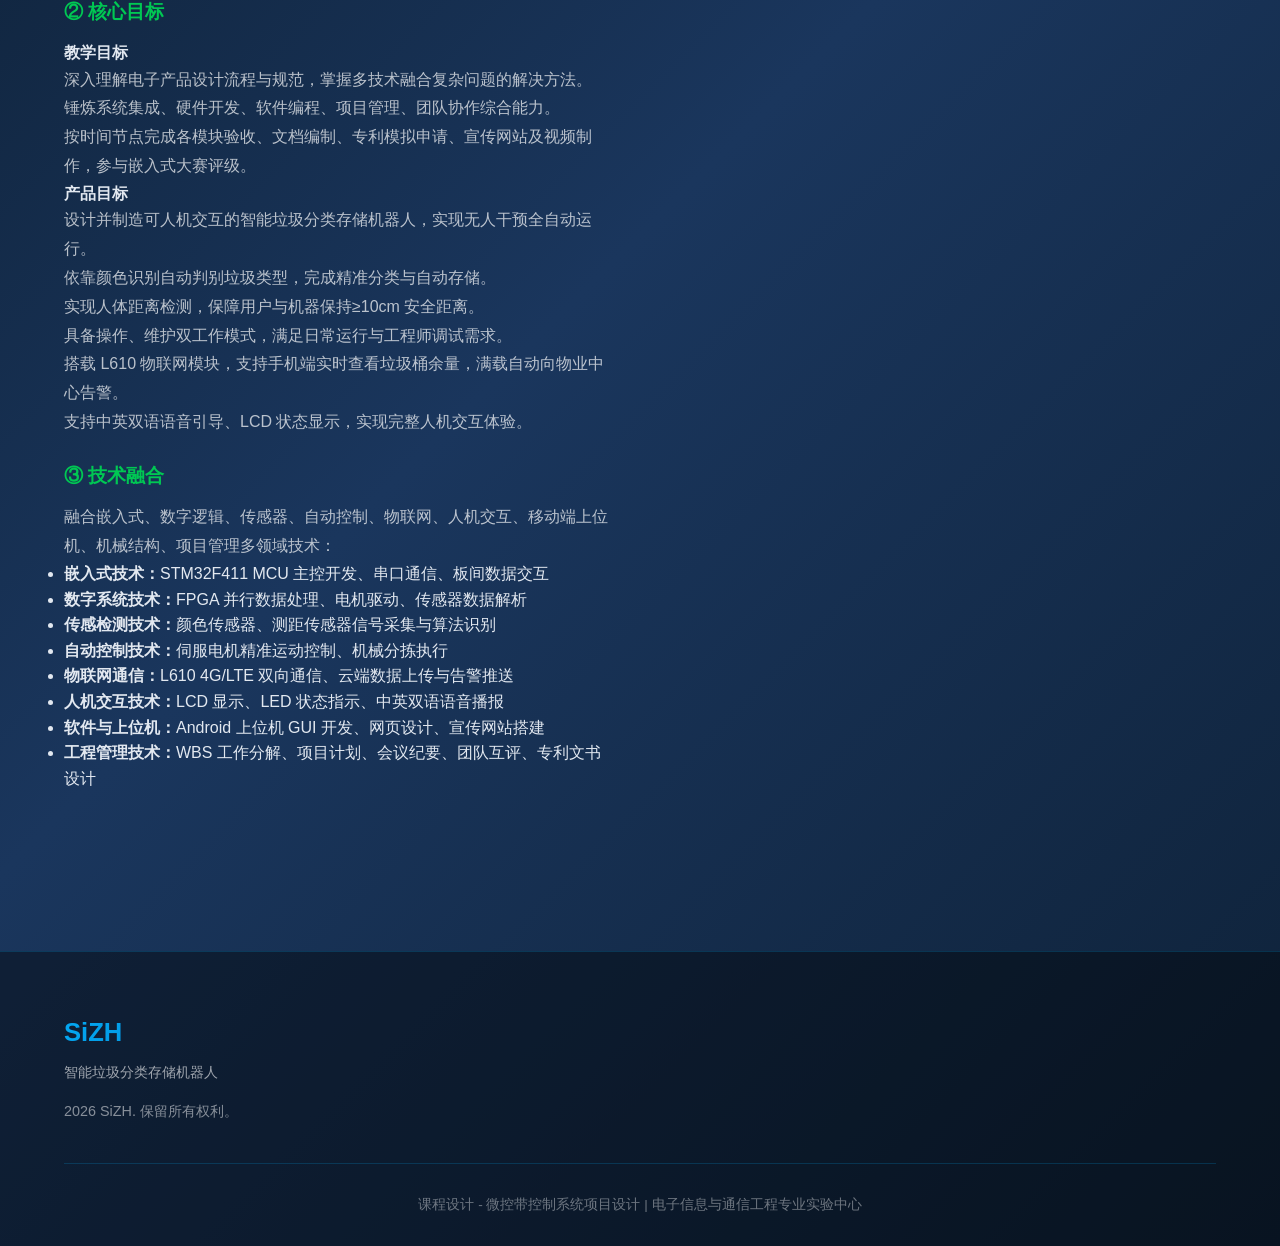
<file: overview.html>
<!DOCTYPE html>
<html lang="zh-CN">
<head>
    <meta charset="UTF-8">
    <meta name="viewport" content="width=device-width, initial-scale=1.0">
    <title>Overview - SiZH</title>
    <link rel="stylesheet" href="styles.css">
</head>
<body>
    <div class="wave-container">
        <div class="wave"></div>
        <div class="wave"></div>
        <div class="wave"></div>
    </div>
    <header class="header">
        <div class="header-inner container">
            <div class="logo">
                <div class="logo-icon">
                    <svg viewBox="0 0 32 32" fill="none" xmlns="http://www.w3.org/2000/svg">
                        <path d="M16 2L4 8v16l12 6 12-6V8L16 2z" fill="currentColor" opacity="0.8"/>
                        <path d="M16 6L8 10v12l8 4 8-4V10l-8-4z" fill="currentColor" opacity="0.4"/>
                        <circle cx="16" cy="16" r="4" fill="currentColor"/>
                    </svg>
                </div>
                <span class="logo-text">SiZH</span>
            </div>
            <nav class="nav-menu">
                <a href="overview.html" class="nav-link active" data-page="overview">产品概述</a>
                <a href="features.html" class="nav-link" data-page="features">核心功能</a>
                <a href="modes.html" class="nav-link" data-page="modes">运行模式</a>
                <a href="architecture.html" class="nav-link" data-page="architecture">系统架构</a>
                <a href="components.html" class="nav-link" data-page="components">各单元功能</a>
                    <a href="contact.html" class="nav-link" data-page="contact">联系我们</a>
            </nav>
            <div class="header-actions">
                <button class="lang-btn" id="langToggle">EN</button>
                <button class="hamburger" aria-label="菜单">
                    <span></span>
                    <span></span>
                    <span></span>
                </button>
            </div>
        </div>
    </header>

    <section class="hero-video">
        <div class="video-background">
            <video controls playsinline poster="images/video-cover.jpg" id="heroVideo">
                <source src="images/robot-video.mp4" type="video/mp4">
            </video>
            <div class="video-overlay"></div>
        </div>
        <div class="hero-content">
            <h1 class="hero-title">
                <span class="highlight" data-i18n="hero.title">智能垃圾分类</span>
                <br><span data-i18n="hero.titleSub">存储机器人</span>
            </h1>
            <p class="hero-subtitle" data-i18n="hero.subtitle">基于AI视觉识别与物联网技术的智能垃圾分类解决方案</p>
            <p class="hero-desc" data-i18n="hero.desc">采用不同的传感器来开发的能与用户进行交互的小型自动化系统，为两年的课程学习提供一个展现创新能力和工程实践能力的平台。</p>
            <div class="hero-actions">
                <a href="features.html" class="btn-primary" data-i18n="hero.startBtn">了解更多 →</a>
            </div>
        </div>
    </section>

    <section class="section overview-section">
        <div class="container">
            <div class="section-header">
                <span class="section-tag">Overview</span>
                <h2 class="section-title" data-i18n="overview.title">产品概述</h2>
                <p class="section-subtitle" data-i18n="overview.subtitle">智能垃圾分拣存储机器人系统介绍</p>
            </div>
            <div class="overview-content">
                <div class="overview-text">
                    <h3 data-i18n="overview.bgTitle">① 项目背景</h3>
                    <p data-i18n="overview.bg1">本项目是电子信息与通信工程专业微控制系统课程设计实训项目，旨在综合展示两年所学计算机、嵌入式软件、数字技术专业能力，锻炼系统集成与工程实践能力。</p>
                    <p data-i18n="overview.bg2">当下智慧城市环保建设需求迫切，传统垃圾桶无智能分类、无人机交互、无余量监测、清运全靠人工，效率低、管理滞后。</p>
                    <p data-i18n="overview.bg3">依托嵌入式、FPGA、传感器、物联网等技术，开发自动化智能垃圾分类设备，同时对接全国大学生嵌入式芯片与系统设计竞赛，兼顾教学实训、工程能力培养与学科竞赛。</p>
                    <p data-i18n="overview.bg4">项目采用小组团队模式，践行项目管理流程，培养产品设计、跨技术融合、团队协作与问题解决能力，遵循实验室安全规范与项目考核体系开展研发。</p>
                    
                    <h3 data-i18n="overview.goalTitle">② 核心目标</h3>
                    <h4 data-i18n="overview.teaching">教学目标</h4>
                    <p data-i18n="overview.teaching1">深入理解电子产品设计流程与规范，掌握多技术融合复杂问题的解决方法。</p>
                    <p data-i18n="overview.teaching2">锤炼系统集成、硬件开发、软件编程、项目管理、团队协作综合能力。</p>
                    <p data-i18n="overview.teaching3">按时间节点完成各模块验收、文档编制、专利模拟申请、宣传网站及视频制作，参与嵌入式大赛评级。</p>
                    
                    <h4 data-i18n="overview.product">产品目标</h4>
                    <p data-i18n="overview.product1">设计并制造可人机交互的智能垃圾分类存储机器人，实现无人干预全自动运行。</p>
                    <p data-i18n="overview.product2">依靠颜色识别自动判别垃圾类型，完成精准分类与自动存储。</p>
                    <p data-i18n="overview.product3">实现人体距离检测，保障用户与机器保持≥10cm 安全距离。</p>
                    <p data-i18n="overview.product4">具备操作、维护双工作模式，满足日常运行与工程师调试需求。</p>
                    <p data-i18n="overview.product5">搭载 L610 物联网模块，支持手机端实时查看垃圾桶余量，满载自动向物业中心告警。</p>
                    <p data-i18n="overview.product6">支持中英双语语音引导、LCD 状态显示，实现完整人机交互体验。</p>
                    
                    <h3 data-i18n="overview.techTitle">③ 技术融合</h3>
                    <p data-i18n="overview.tech1">融合嵌入式、数字逻辑、传感器、自动控制、物联网、人机交互、移动端上位机、机械结构、项目管理多领域技术：</p>
                    <ul>
                        <li data-i18n="overview.tech.embed"><strong>嵌入式技术：</strong>STM32F411 MCU 主控开发、串口通信、板间数据交互</li>
                        <li data-i18n="overview.tech.digital"><strong>数字系统技术：</strong>FPGA 并行数据处理、电机驱动、传感器数据解析</li>
                        <li data-i18n="overview.tech.sensor"><strong>传感检测技术：</strong>颜色传感器、测距传感器信号采集与算法识别</li>
                        <li data-i18n="overview.tech.control"><strong>自动控制技术：</strong>伺服电机精准运动控制、机械分拣执行</li>
                        <li data-i18n="overview.tech.iot"><strong>物联网通信：</strong>L610 4G/LTE 双向通信、云端数据上传与告警推送</li>
                        <li data-i18n="overview.tech.hmi"><strong>人机交互技术：</strong>LCD 显示、LED 状态指示、中英双语语音播报</li>
                        <li data-i18n="overview.tech.software"><strong>软件与上位机：</strong>Android 上位机 GUI 开发、网页设计、宣传网站搭建</li>
                        <li data-i18n="overview.tech.manage"><strong>工程管理技术：</strong>WBS 工作分解、项目计划、会议纪要、团队互评、专利文书设计</li>
                    </ul>
                </div>
                <div class="overview-visual">
                    <div class="stats-grid">
                        <div class="stat-card">
                            <span class="stat-number">4</span>
                            <span class="stat-label" data-i18n="overview.stat1">分类存储仓</span>
                        </div>
                        <div class="stat-card">
                            <span class="stat-number">10cm</span>
                            <span class="stat-label" data-i18n="overview.stat2">安全距离</span>
                        </div>
                        <div class="stat-card">
                            <span class="stat-number">L610</span>
                            <span class="stat-label" data-i18n="overview.stat3">通信模组</span>
                        </div>
                        <div class="stat-card">
                            <span class="stat-number">24h</span>
                            <span class="stat-label" data-i18n="overview.stat4">实时监控</span>
                        </div>
                    </div>
                </div>
            </div>
        </div>
    </section>

    <footer class="footer">
        <div class="container">
            <div class="footer-content">
                <div class="footer-info">
                    <div class="footer-logo">
                        <span class="logo-text">SiZH</span>
                        <span data-i18n="footer.product">智能垃圾分类存储机器人</span>
                    </div>
                    <p>2026 SiZH. <span data-i18n="footer.rights">保留所有权利。</span></p>
                </div>
            </div>
            <div class="footer-bottom">
                <p data-i18n="footer.course">课程设计 - 微控带控制系统项目设计 | 电子信息与通信工程专业实验中心</p>
            </div>
        </div>
    </footer>

    <script src="i18n.js"></script>
    <script src="script.js"></script>
</body>
</html>
</file>
<file: styles.css>
:root {
    --primary: #00C853;
    --primary-light: #00E676;
    --primary-dark: #00A844;
    --secondary: #0288D1;
    --accent: #03A9F4;
    --tech-blue: #0E2137;
    --tech-blue-light: #1A365D;
    --tech-blue-dark: #0A1929;
    --text-primary: #e2e8f0;
    --text-secondary: #94a3b8;
    --gradient-bg: linear-gradient(135deg, #0A1929 0%, #0E2137 30%, #1A365D 60%, #0E2137 100%);
    --gradient-primary: linear-gradient(135deg, #03A9F4 0%, #0288D1 100%);
    --card-bg: rgba(3, 169, 244, 0.08);
    --card-border: rgba(3, 169, 244, 0.2);
}

* {
    margin: 0;
    padding: 0;
    box-sizing: border-box;
}

html {
    scroll-behavior: smooth;
}

body {
    font-family: "Microsoft YaHei", "PingFang SC", -apple-system, sans-serif;
    line-height: 1.6;
    color: var(--text-primary);
    background: var(--gradient-bg);
    overflow-x: hidden;
    min-height: 100vh;
    position: relative;
}

body::before {
    content: '';
    position: fixed;
    inset: 0;
    background: 
        radial-gradient(ellipse at 20% 80%, rgba(3, 169, 244, 0.15) 0%, transparent 50%),
        radial-gradient(ellipse at 80% 20%, rgba(2, 136, 209, 0.12) 0%, transparent 50%),
        radial-gradient(ellipse at 50% 50%, rgba(3, 169, 244, 0.08) 0%, transparent 70%);
    pointer-events: none;
    z-index: -1;
    animation: wavePulse 6s ease-in-out infinite;
}

@keyframes wavePulse {
    0%, 100% {
        transform: scale(1);
        opacity: 0.7;
    }
    50% {
        transform: scale(1.08);
        opacity: 1;
    }
}

.wave-container {
    position: fixed;
    inset: 0;
    overflow: hidden;
    pointer-events: none;
    z-index: -2;
}

.wave {
    position: absolute;
    width: 300%;
    height: 300%;
    top: -100%;
    left: -100%;
    background: radial-gradient(ellipse at center, rgba(3, 169, 244, 0.35) 0%, rgba(2, 136, 209, 0.15) 40%, transparent 70%);
    border-radius: 30%;
    animation: waveFloat 8s ease-in-out infinite;
}

.wave:nth-child(2) {
    animation: waveFloat 12s ease-in-out infinite reverse;
    opacity: 0.9;
    background: radial-gradient(ellipse at center, rgba(0, 196, 83, 0.25) 0%, rgba(0, 230, 118, 0.12) 40%, transparent 70%);
}

.wave:nth-child(3) {
    animation: waveFloat 15s ease-in-out infinite;
    opacity: 0.7;
    background: radial-gradient(ellipse at center, rgba(147, 197, 253, 0.3) 0%, rgba(59, 130, 246, 0.15) 40%, transparent 70%);
}

@keyframes waveFloat {
    0% {
        transform: rotate(0deg) translate(30px, 20px) scale(1);
    }
    25% {
        transform: rotate(90deg) translate(-30px, -20px) scale(1.1);
    }
    50% {
        transform: rotate(180deg) translate(30px, -30px) scale(0.95);
    }
    75% {
        transform: rotate(270deg) translate(-30px, 20px) scale(1.05);
    }
    100% {
        transform: rotate(360deg) translate(30px, 20px) scale(1);
    }
}

.container {
    max-width: 1200px;
    margin: 0 auto;
    padding: 0 24px;
}

.header {
    position: fixed;
    top: 0;
    left: 0;
    right: 0;
    z-index: 1000;
    padding: 16px 0;
    transition: all 0.3s ease;
}

.header.scrolled {
    background: rgba(15, 15, 26, 0.95);
    backdrop-filter: blur(20px);
    box-shadow: 0 4px 30px rgba(0, 0, 0, 0.3);
}

.header-inner {
    display: flex;
    justify-content: space-between;
    align-items: center;
}

.logo {
    display: flex;
    align-items: center;
    gap: 12px;
    color: #fff;
    text-decoration: none;
}

.logo-icon {
    width: 36px;
    height: 36px;
    color: var(--accent);
}

.logo-icon svg {
    width: 100%;
    height: 100%;
}

.logo-text {
    font-size: 1.4rem;
    font-weight: 700;
    background: var(--gradient-primary);
    -webkit-background-clip: text;
    -webkit-text-fill-color: transparent;
    background-clip: text;
}

.nav-menu {
    display: flex;
    gap: 32px;
}

.nav-link {
    color: rgba(255, 255, 255, 0.7);
    text-decoration: none;
    font-weight: 500;
    transition: color 0.3s;
    position: relative;
}

.nav-link:hover,
.nav-link.active {
    color: var(--accent);
}

.nav-link::after {
    content: '';
    position: absolute;
    bottom: -4px;
    left: 0;
    width: 0;
    height: 2px;
    background: var(--accent);
    transition: width 0.3s;
}

.nav-link:hover::after,
.nav-link.active::after {
    width: 100%;
}

.header-actions {
    display: flex;
    align-items: center;
    gap: 16px;
}

.lang-btn {
    padding: 8px 16px;
    background: rgba(3, 169, 244, 0.15);
    border: 1px solid rgba(3, 169, 244, 0.4);
    border-radius: 20px;
    color: var(--accent);
    font-weight: 600;
    cursor: pointer;
    transition: all 0.3s;
}

.lang-btn:hover {
    background: rgba(3, 169, 244, 0.25);
}

.hamburger {
    display: none;
    flex-direction: column;
    gap: 5px;
    background: none;
    border: none;
    cursor: pointer;
    padding: 8px;
}

.hamburger span {
    display: block;
    width: 24px;
    height: 2px;
    background: #fff;
    transition: all 0.3s;
}

.hero-video {
    position: relative;
    min-height: 100vh;
    display: flex;
    align-items: center;
    justify-content: center;
    overflow: hidden;
}

.video-background {
    position: absolute;
    inset: 0;
    z-index: 0;
}

.video-background video {
    width: 100%;
    height: 100%;
    object-fit: cover;
    position: relative;
    z-index: 1;
}

.video-overlay {
    position: absolute;
    inset: 0;
    background: linear-gradient(
        to bottom,
        rgba(15, 15, 26, 0.3) 0%,
        rgba(15, 15, 26, 0.5) 50%,
        rgba(15, 15, 26, 0.9) 100%
    );
    pointer-events: none;
    z-index: 2;
}

.hero-content {
    position: relative;
    z-index: 2;
    text-align: center;
    padding: 120px 24px 80px;
    max-width: 800px;
    animation: fadeInUp 0.8s ease-out;
}

@keyframes fadeInUp {
    from {
        opacity: 0;
        transform: translateY(40px);
    }
    to {
        opacity: 1;
        transform: translateY(0);
    }
}

.hero-tag {
    display: inline-flex;
    align-items: center;
    gap: 8px;
    padding: 8px 20px;
    background: rgba(0, 200, 83, 0.15);
    border: 1px solid rgba(0, 200, 83, 0.3);
    border-radius: 50px;
    color: var(--primary-light);
    font-size: 0.9rem;
    font-weight: 500;
    margin-bottom: 24px;
}

.hero-tag-dot {
    width: 8px;
    height: 8px;
    background: var(--primary);
    border-radius: 50%;
    animation: pulse 2s ease-in-out infinite;
}

@keyframes pulse {
    0%, 100% { opacity: 1; transform: scale(1); }
    50% { opacity: 0.5; transform: scale(1.2); }
}

.hero-title {
    font-size: 3.5rem;
    font-weight: 800;
    line-height: 1.15;
    margin-bottom: 24px;
}

.hero-title .highlight {
    background: var(--gradient-primary);
    -webkit-background-clip: text;
    -webkit-text-fill-color: transparent;
    background-clip: text;
}

.hero-subtitle {
    font-size: 1.4rem;
    color: var(--primary-light);
    font-weight: 500;
    margin-bottom: 16px;
}

.hero-desc {
    font-size: 1.1rem;
    color: rgba(255, 255, 255, 0.8);
    line-height: 1.8;
    margin-bottom: 40px;
    max-width: 600px;
    margin-left: auto;
    margin-right: auto;
}

.hero-actions {
    display: flex;
    gap: 16px;
    justify-content: center;
    flex-wrap: wrap;
}

.btn-primary {
    display: inline-flex;
    align-items: center;
    gap: 8px;
    padding: 14px 32px;
    background: linear-gradient(135deg, #03A9F4 0%, #0288D1 100%);
    color: #fff;
    text-decoration: none;
    border-radius: 8px;
    font-weight: 600;
    transition: all 0.3s;
    box-shadow: 0 4px 20px rgba(3, 169, 244, 0.3);
}

.btn-primary:hover {
    background: linear-gradient(135deg, #00BCD4 0%, #03A9F4 100%);
    transform: translateY(-2px);
    box-shadow: 0 8px 30px rgba(3, 169, 244, 0.4);
}

.section {
    padding: 100px 0;
    position: relative;
}

.section-header {
    text-align: center;
    margin-bottom: 60px;
}

.section-tag {
    display: inline-block;
    padding: 6px 16px;
    background: rgba(0, 200, 83, 0.1);
    border: 1px solid rgba(0, 200, 83, 0.2);
    border-radius: 20px;
    color: var(--primary);
    font-size: 0.8rem;
    font-weight: 500;
    margin-bottom: 16px;
}

.section-title {
    font-size: 2.5rem;
    font-weight: 700;
    margin-bottom: 16px;
    color: var(--text-primary);
}

.section-subtitle {
    font-size: 1.1rem;
    color: var(--text-secondary);
    max-width: 600px;
    margin: 0 auto;
}

.overview-content {
    display: grid;
    grid-template-columns: 1fr 1fr;
    gap: 60px;
    margin-bottom: 60px;
}

.overview-text h3 {
    color: var(--primary);
    font-size: 1.2rem;
    margin: 24px 0 12px;
}

.overview-text p {
    color: rgba(255, 255, 255, 0.7);
    line-height: 1.8;
}

.stats-grid {
    display: grid;
    grid-template-columns: repeat(2, 1fr);
    gap: 20px;
}

.stat-card {
    background: var(--card-bg);
    border: 1px solid var(--card-border);
    border-radius: 16px;
    padding: 32px 24px;
    text-align: center;
    transition: all 0.3s;
}

.stat-card:hover {
    transform: translateY(-4px);
    border-color: var(--accent);
    box-shadow: 0 8px 30px rgba(3, 169, 244, 0.2);
}

.stat-number {
    display: block;
    font-size: 2.5rem;
    font-weight: 700;
    background: linear-gradient(135deg, #03A9F4 0%, #0288D1 100%);
    -webkit-background-clip: text;
    -webkit-text-fill-color: transparent;
    background-clip: text;
    margin-bottom: 8px;
}

.stat-label {
    color: rgba(255, 255, 255, 0.6);
    font-size: 0.9rem;
}

.features-section {
    background: rgba(0, 0, 0, 0.2);
}

.features-grid {
    display: grid;
    grid-template-columns: repeat(4, 1fr);
    gap: 24px;
}

.feature-card {
    background: var(--card-bg);
    border: 1px solid var(--card-border);
    border-radius: 16px;
    padding: 40px 24px;
    text-align: center;
    transition: all 0.3s;
}

.feature-card:hover {
    transform: translateY(-8px);
    border-color: var(--accent);
    box-shadow: 0 12px 40px rgba(3, 169, 244, 0.2);
}

.feature-icon {
    width: 64px;
    height: 64px;
    margin: 0 auto 20px;
    border-radius: 16px;
    display: flex;
    align-items: center;
    justify-content: center;
    font-size: 1.8rem;
}

.feature-icon.ai { background: rgba(3, 169, 244, 0.15); }
.feature-icon.iot { background: rgba(2, 136, 209, 0.15); }
.feature-icon.safe { background: rgba(3, 169, 244, 0.15); }
.feature-icon.eco { background: rgba(2, 136, 209, 0.15); }

.feature-card h3 {
    font-size: 1.15rem;
    font-weight: 600;
    margin-bottom: 12px;
    color: #fff;
}

.feature-card p {
    color: rgba(255, 255, 255, 0.6);
    font-size: 0.9rem;
    line-height: 1.6;
}

.detail-section {
    background: var(--gradient-bg);
}

.detail-grid {
    display: grid;
    grid-template-columns: repeat(4, 1fr);
    gap: 24px;
}

.detail-card {
    background: var(--card-bg);
    border: 1px solid var(--card-border);
    border-radius: 16px;
    padding: 32px 20px;
    text-align: center;
    transition: all 0.3s;
}

.detail-card:hover {
    transform: translateY(-4px);
    border-color: rgba(3, 169, 244, 0.5);
    box-shadow: 0 8px 30px rgba(3, 169, 244, 0.15);
}

.detail-icon {
    font-size: 2.5rem;
    margin-bottom: 16px;
}

.detail-card h3 {
    font-size: 1.1rem;
    color: #fff;
    margin-bottom: 8px;
}

.detail-card p {
    color: rgba(255, 255, 255, 0.6);
    font-size: 0.85rem;
    line-height: 1.6;
}

.modes-section {
    background: var(--gradient-bg);
}

.modes-container {
    display: grid;
    grid-template-columns: repeat(2, 1fr);
    gap: 32px;
}

.mode-card {
    background: var(--card-bg);
    border: 1px solid var(--card-border);
    border-radius: 20px;
    padding: 40px;
    transition: all 0.3s;
}

.mode-card:hover {
    transform: translateY(-4px);
    box-shadow: 0 12px 40px rgba(0, 0, 0, 0.3);
}

.mode-card.maintenance {
    border-color: rgba(3, 169, 244, 0.3);
}

.mode-card.normal {
    border-color: rgba(0, 200, 83, 0.3);
}

.mode-header {
    display: flex;
    align-items: center;
    gap: 16px;
    margin-bottom: 20px;
}

.mode-icon {
    font-size: 2rem;
}

.mode-header h3 {
    font-size: 1.4rem;
    color: #fff;
}

.mode-card p {
    color: rgba(255, 255, 255, 0.7);
    line-height: 1.8;
    margin-bottom: 24px;
}

.mode-flow {
    display: flex;
    justify-content: space-between;
    gap: 12px;
}

.flow-step {
    display: flex;
    align-items: center;
    gap: 8px;
    color: rgba(255, 255, 255, 0.6);
    font-size: 0.85rem;
}

.step-num {
    width: 28px;
    height: 28px;
    background: linear-gradient(135deg, #03A9F4 0%, #0288D1 100%);
    border-radius: 50%;
    display: flex;
    align-items: center;
    justify-content: center;
    font-weight: 600;
    color: #fff;
    font-size: 0.85rem;
}

.comparison-section {
    background: rgba(0, 0, 0, 0.2);
}

.comparison-table {
    max-width: 800px;
    margin: 0 auto;
}

.comparison-table h3 {
    text-align: center;
    font-size: 1.5rem;
    color: #fff;
    margin-bottom: 24px;
}

.comparison-table table {
    width: 100%;
    border-collapse: collapse;
    background: var(--card-bg);
    border-radius: 12px;
    overflow: hidden;
}

.comparison-table th,
.comparison-table td {
    padding: 16px 20px;
    text-align: center;
    border-bottom: 1px solid var(--card-border);
}

.comparison-table th {
    background: rgba(0, 200, 83, 0.1);
    color: var(--primary);
    font-weight: 600;
}

.comparison-table td {
    color: rgba(255, 255, 255, 0.7);
}

.comparison-table tr:last-child td {
    border-bottom: none;
}

.architecture-section {
    background: var(--gradient-bg);
}

.architecture-diagram {
    max-width: 800px;
    margin: 0 auto;
}

.arch-layer {
    background: var(--card-bg);
    border: 1px solid var(--card-border);
    border-radius: 16px;
    padding: 24px;
    margin-bottom: 8px;
}

.arch-label {
    text-align: center;
    color: var(--primary);
    font-weight: 600;
    margin-bottom: 16px;
    font-size: 0.9rem;
}

.arch-boxes {
    display: flex;
    justify-content: center;
    gap: 12px;
    flex-wrap: wrap;
}

.arch-box {
    background: rgba(255, 255, 255, 0.05);
    border: 1px solid rgba(255, 255, 255, 0.1);
    border-radius: 8px;
    padding: 10px 20px;
    font-size: 0.9rem;
    color: rgba(255, 255, 255, 0.8);
    transition: all 0.3s;
}

.arch-box:hover {
    background: rgba(3, 169, 244, 0.15);
    border-color: var(--accent);
}

.arch-box.highlight {
    background: rgba(3, 169, 244, 0.2);
    border-color: var(--accent);
    color: var(--accent);
}

.arch-arrow {
    text-align: center;
    color: var(--accent);
    font-size: 1.5rem;
    padding: 8px 0;
    opacity: 0.5;
}

.dataflow-section {
    background: rgba(0, 0, 0, 0.2);
}

.dataflow-title {
    text-align: center;
    font-size: 1.5rem;
    color: #fff;
    margin-bottom: 40px;
}

.dataflow-diagram {
    display: flex;
    align-items: center;
    justify-content: center;
    gap: 20px;
    flex-wrap: wrap;
}

.dataflow-step {
    text-align: center;
}

.dataflow-icon {
    font-size: 3rem;
    margin-bottom: 12px;
}

.dataflow-step p {
    color: rgba(255, 255, 255, 0.7);
    font-size: 0.9rem;
}

.dataflow-arrow {
    font-size: 2rem;
    color: var(--primary);
    opacity: 0.5;
}

.components-section {
    background: var(--gradient-bg);
}

.components-accordion {
    max-width: 800px;
    margin: 0 auto;
}

.accordion-item {
    background: var(--card-bg);
    border: 1px solid var(--card-border);
    border-radius: 12px;
    margin-bottom: 12px;
    overflow: hidden;
    transition: all 0.3s;
}

.accordion-item:hover {
    border-color: rgba(0, 200, 83, 0.3);
}

.accordion-header {
    width: 100%;
    display: flex;
    align-items: center;
    gap: 16px;
    padding: 20px 24px;
    background: none;
    border: none;
    color: #fff;
    font-size: 1.1rem;
    font-weight: 600;
    cursor: pointer;
    text-align: left;
    transition: background 0.3s;
}

.accordion-header:hover {
    background: rgba(255, 255, 255, 0.03);
}

.accordion-icon {
    font-size: 1.4rem;
}

.accordion-arrow {
    margin-left: auto;
    transition: transform 0.3s;
    color: rgba(255, 255, 255, 0.5);
}

.accordion-item.active .accordion-arrow {
    transform: rotate(180deg);
}

.accordion-content {
    max-height: 0;
    overflow: hidden;
    transition: max-height 0.3s ease-out;
}

.accordion-item.active .accordion-content {
    max-height: 400px;
}

.accordion-content p {
    padding: 0 24px 16px;
    color: rgba(255, 255, 255, 0.7);
    line-height: 1.8;
}

.accordion-content ul {
    padding: 0 24px 20px 44px;
    list-style: none;
}

.accordion-content li {
    padding: 6px 0;
    color: rgba(255, 255, 255, 0.6);
    position: relative;
}

.accordion-content h4 {
    color: var(--accent);
    font-size: 1rem;
    margin: 16px 0 12px;
    padding-top: 16px;
    border-top: 1px solid var(--card-border);
}

.accordion-content h4:first-child {
    padding-top: 0;
    border-top: none;
    margin-top: 0;
}

.footer {
    background: rgba(0, 0, 0, 0.4);
    padding: 60px 0 30px;
    border-top: 1px solid var(--card-border);
}

.footer-content {
    display: flex;
    justify-content: flex-start;
    align-items: flex-start;
    margin-bottom: 40px;
}

.footer-logo {
    display: flex;
    flex-direction: column;
    gap: 8px;
    margin-bottom: 16px;
}

.footer-logo .logo-text {
    font-size: 1.6rem;
}

.footer-logo span:last-child {
    color: rgba(255, 255, 255, 0.6);
    font-size: 0.9rem;
}

.footer-info p {
    color: rgba(255, 255, 255, 0.5);
    font-size: 0.9rem;
}

.footer-student {
    text-align: right;
    background: var(--card-bg);
    border: 1px solid var(--card-border);
    border-radius: 12px;
    padding: 20px 24px;
}

.footer-student h4 {
    color: var(--primary);
    font-size: 0.9rem;
    margin-bottom: 8px;
}

.footer-student p {
    color: rgba(255, 255, 255, 0.7);
    font-size: 0.9rem;
    margin: 4px 0;
}

.footer-bottom {
    text-align: center;
    padding-top: 30px;
    border-top: 1px solid var(--card-border);
}

.footer-bottom p {
    color: rgba(255, 255, 255, 0.4);
    font-size: 0.85rem;
}

.features-detail {
    display: grid;
    grid-template-columns: repeat(2, 1fr);
    gap: 24px;
}

.feature-item {
    display: flex;
    gap: 20px;
    background: var(--card-bg);
    border: 1px solid var(--card-border);
    border-radius: 16px;
    padding: 24px;
    transition: all 0.3s;
}

.feature-item:hover {
    transform: translateY(-4px);
    border-color: var(--accent);
    box-shadow: 0 8px 30px rgba(3, 169, 244, 0.15);
}

.feature-icon-large {
    font-size: 2.5rem;
    flex-shrink: 0;
}

.feature-content h3 {
    color: var(--accent);
    font-size: 1.2rem;
    margin-bottom: 12px;
}

.feature-content p {
    color: rgba(255, 255, 255, 0.7);
    line-height: 1.7;
    font-size: 0.95rem;
}

.feature-content p strong {
    color: rgba(255, 255, 255, 0.9);
}

.stats-section {
    background: rgba(0, 0, 0, 0.2);
    margin-top: 40px;
}

.stats-highlight {
    display: flex;
    justify-content: center;
    gap: 60px;
    flex-wrap: wrap;
}

.stat-item {
    text-align: center;
}

.stat-value {
    display: block;
    font-size: 3rem;
    font-weight: 700;
    background: linear-gradient(135deg, #03A9F4 0%, #0288D1 100%);
    -webkit-background-clip: text;
    -webkit-text-fill-color: transparent;
    background-clip: text;
}

.stat-label {
    color: rgba(255, 255, 255, 0.6);
    font-size: 0.95rem;
}

.architecture-7layer {
    max-width: 700px;
    margin: 0 auto;
}

.layer-card {
    display: flex;
    align-items: center;
    gap: 20px;
    background: var(--card-bg);
    border: 1px solid var(--card-border);
    border-radius: 12px;
    padding: 20px 24px;
    transition: all 0.3s;
}

.layer-card:hover {
    border-color: var(--accent);
    box-shadow: 0 4px 20px rgba(3, 169, 244, 0.15);
}

.layer-card.highlight {
    background: rgba(3, 169, 244, 0.1);
    border-color: rgba(3, 169, 244, 0.4);
}

.layer-number {
    width: 40px;
    height: 40px;
    display: flex;
    align-items: center;
    justify-content: center;
    background: rgba(3, 169, 244, 0.2);
    border-radius: 8px;
    color: var(--accent);
    font-weight: 700;
    font-size: 1rem;
}

.layer-content {
    flex: 1;
}

.layer-content h3 {
    color: #fff;
    font-size: 1.1rem;
    margin-bottom: 6px;
}

.layer-content p {
    color: rgba(255, 255, 255, 0.6);
    font-size: 0.85rem;
    line-height: 1.6;
}

.layer-icon {
    font-size: 1.8rem;
}

.layer-arrow {
    text-align: center;
    color: var(--accent);
    font-size: 1.2rem;
    padding: 8px 0;
    opacity: 0.5;
}

.connection-section {
    background: rgba(0, 0, 0, 0.2);
    margin-top: 40px;
}

.connection-title {
    text-align: center;
    color: #fff;
    font-size: 1.5rem;
    margin-bottom: 40px;
}

.connection-diagram {
    text-align: center;
    padding: 40px 20px;
}

.connection-flow {
    display: flex;
    align-items: center;
    justify-content: center;
    flex-wrap: wrap;
    gap: 16px;
}

.flow-node {
    display: flex;
    flex-direction: column;
    align-items: center;
    gap: 8px;
    padding: 16px 24px;
    background: var(--card-bg);
    border: 1px solid var(--card-border);
    border-radius: 12px;
}

.flow-node .node-icon {
    font-size: 1.5rem;
}

.flow-node .node-label {
    color: rgba(255, 255, 255, 0.8);
    font-size: 0.9rem;
    font-weight: 500;
}

.flow-arrow {
    font-size: 1.5rem;
    color: var(--accent);
    opacity: 0.6;
}

.flow-branches {
    display: flex;
    justify-content: center;
    gap: 40px;
    margin-top: 30px;
    flex-wrap: wrap;
}

.branch {
    display: flex;
    flex-direction: column;
    align-items: center;
    gap: 12px;
}

.branch-arrow {
    font-size: 1.2rem;
    color: var(--accent);
}

.branch-node {
    display: flex;
    flex-direction: column;
    align-items: center;
    gap: 8px;
    padding: 12px 20px;
    background: rgba(3, 169, 244, 0.1);
    border: 1px solid rgba(3, 169, 244, 0.2);
    border-radius: 8px;
}

.branch-node .node-icon {
    font-size: 1.2rem;
}

.branch-node .node-label {
    color: rgba(255, 255, 255, 0.7);
    font-size: 0.8rem;
}

.direct-connection {
    margin-top: 30px;
    padding-top: 20px;
    border-top: 1px dashed var(--card-border);
}

.direct-arrow {
    color: rgba(255, 255, 255, 0.5);
    font-size: 0.9rem;
}

.contact-section {
    padding: 80px 0;
}

.contact-content {
    display: grid;
    grid-template-columns: 1fr 1fr;
    gap: 40px;
    max-width: 900px;
    margin: 0 auto;
}

.contact-card {
    background: var(--card-bg);
    border: 1px solid var(--card-border);
    border-radius: 20px;
    padding: 40px;
    display: flex;
    flex-direction: column;
}

.contact-info {
    flex: 1;
}

.contact-item {
    display: flex;
    align-items: center;
    gap: 16px;
    padding: 16px 0;
    border-bottom: 1px solid var(--card-border);
}

.contact-item:last-child {
    border-bottom: none;
}

.contact-icon {
    width: 48px;
    height: 48px;
    display: flex;
    align-items: center;
    justify-content: center;
    background: rgba(3, 169, 244, 0.1);
    border-radius: 12px;
    font-size: 1.5rem;
}

.contact-text {
    display: flex;
    flex-direction: column;
}

.contact-label {
    font-size: 0.85rem;
    color: var(--text-secondary);
    margin-bottom: 4px;
}

.contact-value {
    font-size: 1.1rem;
    color: var(--text-primary);
    font-weight: 500;
}

.contact-qr {
    margin-top: 24px;
    text-align: center;
}

.qr-placeholder {
    width: 120px;
    height: 120px;
    margin: 0 auto;
    background: rgba(255, 255, 255, 0.05);
    border-radius: 12px;
    display: flex;
    flex-direction: column;
    align-items: center;
    justify-content: center;
    gap: 8px;
}

.qr-icon {
    font-size: 2rem;
}

.qr-placeholder p {
    font-size: 0.85rem;
    color: var(--text-secondary);
}

.contact-message {
    background: var(--card-bg);
    border: 1px solid var(--card-border);
    border-radius: 20px;
    padding: 40px;
}

.contact-message h3 {
    color: var(--primary);
    font-size: 1.3rem;
    margin-bottom: 24px;
}

.contact-form {
    display: flex;
    flex-direction: column;
    gap: 20px;
}

.form-group {
    display: flex;
    flex-direction: column;
    gap: 8px;
}

.form-group label {
    font-size: 0.9rem;
    color: var(--text-secondary);
}

.form-group input,
.form-group textarea {
    padding: 14px 16px;
    background: rgba(255, 255, 255, 0.05);
    border: 1px solid var(--card-border);
    border-radius: 10px;
    color: var(--text-primary);
    font-size: 1rem;
    font-family: inherit;
    transition: border-color 0.3s;
}

.form-group input:focus,
.form-group textarea:focus {
    outline: none;
    border-color: var(--accent);
}

.form-group textarea {
    resize: vertical;
    min-height: 120px;
}

@media (max-width: 768px) {
    .nav-menu {
        position: fixed;
        top: 70px;
        left: 0;
        right: 0;
        background: rgba(15, 15, 26, 0.98);
        flex-direction: column;
        padding: 24px;
        gap: 16px;
        transform: translateY(-120%);
        transition: transform 0.3s;
        border-bottom: 1px solid var(--card-border);
    }
    .nav-menu.open {
        transform: translateY(0);
    }
    .hamburger {
        display: flex;
    }
    .hero-title {
        font-size: 2.2rem;
    }
    .hero-subtitle {
        font-size: 1.1rem;
    }
    .hero-desc {
        font-size: 1rem;
    }
    .section-title {
        font-size: 1.8rem;
    }
    .features-grid {
        grid-template-columns: 1fr;
    }
    .detail-grid {
        grid-template-columns: 1fr;
    }
    .stats-grid {
        grid-template-columns: repeat(2, 1fr);
    }
    .dataflow-diagram {
        flex-direction: column;
    }
    .dataflow-arrow {
        transform: rotate(90deg);
    }
    .footer-content {
        flex-direction: column;
        gap: 30px;
    }
    .footer-student {
        text-align: left;
    }
    .contact-content {
        grid-template-columns: 1fr;
    }
}
</file>
